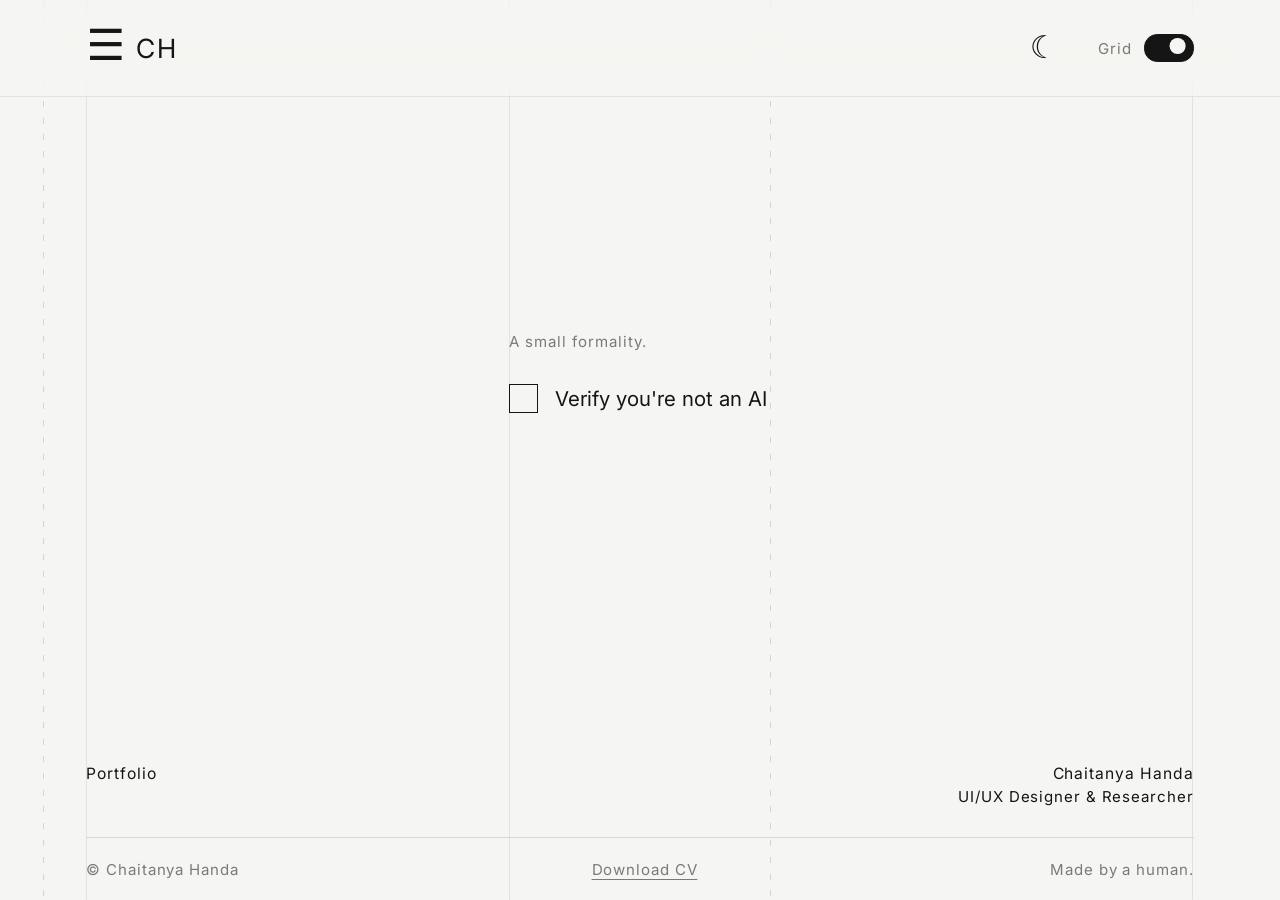
<file: index.html>
<!DOCTYPE html>
<html lang="en">

<head>
    <meta charset="utf-8">
    <title>Chaitanya Handa – UI/UX Designer &amp; Researcher</title>
    <meta name="viewport" content="width=device-width, initial-scale=1, viewport-fit=cover">
    <link rel="stylesheet" href="https://fonts.googleapis.com/css2?family=Inter:wght@400;500&display=swap">
    <link rel="stylesheet" href="css/main.css">
    <script>try { var t = localStorage.getItem("theme"); if (t) document.documentElement.setAttribute("data-theme", t); if (localStorage.getItem("grid") === "off") document.documentElement.classList.add("no-grid") } catch (e) { }</script>
    <link rel="stylesheet" href="css/visual-design.css">
    <link rel="stylesheet" href="css/grid.css">
</head>

<body>
    <div class="bar"><button id="openNav" aria-expanded="false" aria-controls="nav"><span class="burger"
                aria-hidden="true">☰</span><span>CH</span><span class="sr">Open menu</span></button><div class="ctl"><button id="themeToggle" type="button"></button><button id="gridToggle" type="button" role="switch" aria-checked="true" aria-label="Toggle grid"><span class="micro">Grid</span><span class="sw" aria-hidden="true"></span></button></div></div>
    <nav class="nav" id="nav" aria-label="Main" aria-hidden="true">
        <div class="top"><span class="micro">CH</span><button id="closeNav">Close ✕</button></div>
        <ol>
            <li><a href="#about"><small>01 –</small>About</a></li>
            <li><a href="#work"><small>02 –</small>UI/UX</a></li>
            <li><a href="#visual"><small>03 –</small>Visual Design</a></li>
            <li><a href="#experience"><small>04 –</small>Experience</a></li>
            <li><a href="#contact"><small>05 –</small>Contact</a></li>
        </ol>
    </nav>
    <div id="home">
        <header class="landing" id="top">
            <div></div>
            <div class="meta micro" style="color:var(--ink)">UI/UX Designer &amp; Researcher</div>
            <div class="center" style="grid-row:2;grid-column:1" id="vwrap">
                <span class="micro" style="display:block;margin-bottom:var(--s2)">A small formality.</span>
                <button class="verify" id="verify" role="checkbox" aria-checked="false"><span class="box"
                        aria-hidden="true"><svg viewBox="0 0 14 14">
                            <path d="M2 7.5l3.5 3.5L12 3" />
                        </svg></span><span id="vlab">Verify you're not an AI</span></button>
                <div class="reveal" aria-live="polite">
                    <p class="note">P.S. This portfolio was created by a human.</p>
                </div>
            </div>
            <div class="bottom" style="grid-row:3"><span>Portfolio</span><span>Chaitanya Handa</span></div>
        </header>
        <main id="main">
            <div class="gate" id="gate">
                <section class="about wrap" id="about" aria-labelledby="at">
                    <div class="hd rv"><span class="micro">01 – About</span></div>
                    <div class="main">
                        <h1 class="stmt rv" id="at">Designing for the space between people and systems.</h1>
                        <div class="txt rv">
                            <p>I’m Chaitanya, a UI/UX designer and researcher interested in how people understand, adapt
                                to, and sometimes resist the systems around them. My practice moves between observation,
                                structure, interaction, and visual communication.</p>
                        </div>
                        <figure class="abimg rv">
                            <div class="ph"><img src="assets/images/my-pic.png" alt="Chaitanya Handa" width="1594" height="1568" loading="lazy"></div>
                        </figure>
                        <p class="micro rv ps">P.S. Still figuring things out.<br>Deliberately.</p>
                    </div>
                    <div class="int rv"><span class="micro">Currently interested in</span>
                        <ul>
                            <li>Human behaviour and psychology</li>
                            <li>Design systems</li>
                            <li>UX writing</li>
                            <li>Research</li>
                            <li>Visual Communication</li>
                        </ul>
                    </div>
                </section>
                <section id="work" aria-labelledby="wt">
                    <div class="work-head rv"><span class="micro">02 – Work</span>
                        <h1 id="wt">Academic Projects</h1>
                        <p class="sub">Two studies in attention, access, and the systems people move through.</p>
                    </div>
                    <div id="list"></div>
                </section>
                <section class="vd" id="visual" aria-labelledby="vt">
                    <div class="work-head rv"><span class="micro">03 – Visual Design</span>
                        <h1 id="vt">Visual Design Projects</h1>
                        <p class="sub">Identity, visual systems and communication – explored through research, iteration and making.</p>
                    </div>
                    <ul class="vd-grid" id="vdlist"></ul>
                    <div class="vd-more rv"><p>More work, over on Behance.</p><a href="https://www.behance.net/chaitanya_handa" target="_blank" rel="noopener noreferrer">View Behance →</a></div>
                    <div class="vd-close rv"><h1>More than the final frame.</h1><p>Explore the thinking, experiments and decisions behind the work.</p></div>
                </section>
                <section class="exp wrap" id="experience" aria-labelledby="et">
                    <div class="rv"><span class="micro">04 – Experience</span>
                        <h1 id="et" style="margin-top:16px">Experience</h1>
                    </div>
                    <div class="row rv"><span class="micro y">01 · May – Jul 2026</span>
                        <div>
                            <h1>UI/UX Intern</h1>
                            <div class="co">Namekart</div>
                            <p>Designed end-to-end experiences for <a class="lnk" href="https://name.ai" target="_blank" rel="noopener noreferrer">Name.ai</a>’s public-facing platform and internal dashboard, from user flows and wireframes to interaction patterns for domain marketplace processes. The whole design was done in Figma and Claude: I built and maintained a scalable design system in Figma, and used Figma Make and Claude to design data-intensive dashboards and high-fidelity interfaces.</p>
                        </div>
                    </div>
                    <div class="row rv"><span class="micro y">02 · Mar – May 2026</span>
                        <div>
                            <h1>UI/UX Intern</h1>
                            <div class="co">Veins Studio</div>
                            <p>Balanced graphic and product design for multiple clients: brand identities, logos, typography, colour palettes, brand books and social assets, alongside user flows, wireframes and interface layouts focused on clarity and usability.</p>
                        </div>
                    </div>
                    <div class="row rv"><span class="micro y">03 · Aug 2024 – May 2025</span>
                        <div>
                            <h1>Communication Designer</h1>
                            <div class="co">Quaogni</div>
                            <p>Led brand identity design, including logo, colour and typography. Designed onboarding and sign-up journeys with the product manager, shaped the trading app’s landing platform and interface around usability and hierarchy, and created pitch decks, ads and marketing assets.</p>
                        </div>
                    </div>
                    <div class="row rv"><span class="micro y">04 · Sept 2023 – Mar 2024</span>
                        <div>
                            <h1>Graphic Designer</h1>
                            <div class="co">Roadzen Inc.</div>
                            <p>Defined visual identity and design systems for marketing, with a futuristic visual language across the platform. Iterated on colour, typography and illustration styles, and designed custom illustrations in Adobe Illustrator for the subsidiary brands.</p>
                            <a class="lnk" href="https://www.behance.net/gallery/200289477/Social-media-Designs-for-Roadzen" target="_blank" rel="noopener noreferrer">View social media designs on Behance ↗</a>
                        </div>
                    </div>
                </section>
                <section class="contact" id="contact" aria-labelledby="ct"><span class="micro rv">05 – Contact</span>
                    <h1 id="ct" class="rv">Let's talk over a good cup of idea.</h1>
                    <ul class="links rv">
                        <li><a href="https://www.linkedin.com/in/chaitanya-handa4569" target="_blank" rel="noopener">LinkedIn <span aria-hidden="true">↗</span></a></li>
                        <li><a href="https://www.behance.net/chaitanya_handa" target="_blank" rel="noopener">Behance <span aria-hidden="true">↗</span></a></li>
                        <li><a href="mailto:chaitanyahanda4569@gmail.com">Email <span aria-hidden="true">↗</span></a></li>
                    </ul>
                </section>
            </div>
        </main>
        <footer class="micro"><span>© Chaitanya Handa</span><a href="assets/Chaitanya%20Handa%20Resume.pdf" target="_blank" rel="noopener noreferrer" style="text-decoration:underline;text-underline-offset:3px">Download CV</a><span>Made by a human.</span></footer>
    </div>
    <div id="page"></div>
    <script>var IM = { "s224": "assets/images/saanjh-imagery/image%2038.png", "s000": "assets/images/saanjh-imagery/image%2038.png", "b006": "assets/images/saanjh-imagery/image%2038.png", "s048": "assets/images/saanjh-imagery/image%2038.png", "s108": "assets/images/saanjh-imagery/image%2038.png", "s258": "assets/images/saanjh-imagery/image%2038.png", "b012": "assets/images/saanjh-imagery/image%2038.png", "s014": "assets/images/saanjh-imagery/image%2038.png", "b238": "assets/images/saanjh-imagery/image%2038.png", "s042": "assets/images/saanjh-imagery/image%2038.png", "b246": "assets/images/saanjh-imagery/image%2038.png", "s134": "assets/images/saanjh-imagery/image%2038.png", "s144": "assets/images/saanjh-imagery/image%2038.png", "b254": "assets/images/saanjh-imagery/image%2038.png", "s140": "assets/images/saanjh-imagery/image%2038.png", "b242": "assets/images/saanjh-imagery/image%2038.png", "s004": "assets/images/saanjh-imagery/image%2038.png", "s040": "assets/images/saanjh-imagery/image%2038.png", "s024": "assets/images/saanjh-imagery/image%2038.png", "b152": "assets/images/saanjh-imagery/image%2038.png", "b184": "assets/images/saanjh-imagery/image%2038.png", "s110": "assets/images/saanjh-imagery/image%2038.png", "b148": "assets/images/saanjh-imagery/image%2038.png", "s198": "assets/images/saanjh-imagery/image%2038.png", "b268": "assets/images/saanjh-imagery/image%2038.png", "s204": "assets/images/saanjh-imagery/image%2038.png", "b000": "assets/images/saanjh-imagery/image%2038.png" };
        var CS = {
            saanjh: {
                n: "01", t: "Saanjh", d: "A compassionate service that helps families navigate loss and last rites.", y: "2026", role: "UI/UX Designer & Researcher", disc: "Human Centred Design, Service Design, Culturally Intelligent AI, Family First Approach", cover: "assets/images/saanjh/saanjh cover.png", thumb: "assets/images/saanjh/saanjh cover1.png", tar: "824/653", url: "https://www.behance.net/gallery/249769229/Saanjh", tryUrl: "saanjh_cm_portal-3.html", ar: "16/9", sec: [
                    ["Context", "Because no one should have to navigate loss alone.", ["In India, the loss of a loved one leads families into the necessary duties of arranging last rites, obtaining death certificates, filing insurance claims, settling hospital bills, and managing complex paperwork, all while honouring religious and cultural rituals.", "Instead of the quiet space they need to grieve, they often become consumed by these time-sensitive tasks and fragmented systems."], []],
                    ["The question", "How can service design thoughtfully intervene?", ["This project explores how service design, through human-centred systems, accessible experiences, and compassionate design, can bridge the existing gaps so families can fulfil their responsibilities with greater ease and find the emotional space they need to mourn with dignity."], []],
                    ["Research", "Understanding the post-loss ecosystem", ["The period right after a death is emotionally overwhelming and operationally complex. Families face time-sensitive decisions, administrative formalities, and cultural rituals within a very short window. In India this is amplified by diverse religious practices, fragmented service providers, and limited centralised support.", "I first mapped the steps families typically take:", ["Immediate medical confirmation", "Arranging transportation", "Obtaining the death certificate", "Settling immediate expenses", "Coordinating services and rituals", "Informing institutions", "Legal and administrative formalities", "Post-ritual and emotional aftermath"], "I then looked at what people share online. Many turn to the internet simply asking what to do next, and the experiences also show the added difficulty for NRIs and people managing everything from a distance.", "Primary research was conducted with people who had recently experienced loss, and with frontline workers who regularly interact with such families."], [["seq", ["assets/images/saanjh/research findings1.png", "assets/images/saanjh/research findings 2.png", "assets/images/saanjh/research findings3.png", "assets/images/saanjh/research findings4.png", "assets/images/saanjh/research findings5.png", "assets/images/saanjh/research findings6.png", "assets/images/saanjh/research findings7.png", "assets/images/saanjh/research finding8.png"], "What families were asking online"]]],
                    ["What I found", "Responsibilities arrive before grief has room.", ["One persona, Gurpreet Singh, anchors the findings. When he lost his mother, there was no time to pause, only responsibilities to carry forward. Unclear processes and constant advice from relatives added to the confusion.", "His pain points:", ["No clear or centralised source of information", "Repetitive, time-consuming paperwork", "Financial and emotional strain caused by delays", "Lack of empathy and sensitivity in systems and processes"], "BQ:Losing a loved one is difficult - managing what follows makes it harder.", "Families are left dealing with multiple systems, unclear processes, and constant decisions. Grief is interrupted by responsibilities that demand clarity, time, and emotional strength."], [["s", ["assets/images/saanjh/saanjh user personna.png"], "Gurpreet Singh, persona"]]],
                    ["Design direction", "One person, one point of contact.", ["Saanjh combines human assistance with guided digital support. Each family is assigned a dedicated case manager, a single point of contact through the process, so they are not required to manage multiple interactions or follow up across offices.", "The service works in three layers:", ["Digital guidance: a unified app and dashboard with step-by-step guidance, checklists, and real-time tracking.", "On-ground assistance: field support for office visits, government paperwork, and hospital or cremation coordination.", "Human support: a case manager offering context-aware coordination and emotional reassurance."], "Because use cases, timelines, and emotional contexts differ, a fixed journey was impractical. The service is described through multiple service blueprints instead."], []],
                    ["Exploration", "Empathy-led, then iterated.", ["The process was empathy-led service design: grief-informed research, journey mapping, then rapid sketching, wireframing, and prototyping, moving from low to mid to high fidelity, to keep the experience clear, caring, and trustworthy."], []],
                    ["Final design", "The app, and the dashboard behind it.", ["Accessible UI flows for families, designed to reduce confusion and decision fatigue.", "A separate case manager dashboard was prepared with Claude to visualise task handling, case coordination, and support operations."], [["car", ["assets/images/saanjh3/home.jpeg", "assets/images/saanjh3/tell us your situation.jpeg", "assets/images/saanjh3/checklist.jpeg", "assets/images/saanjh3/chat.jpeg", "assets/images/saanjh3/journey complete.jpeg"], ["Home: your journey and your case manager", "Tell us about your situation", "Checklist", "Chat with your case manager", "Journey complete"]]]],
                    ["Reflection", "What changed in how I saw the problem.", ["I began by thinking about paperwork. The research kept pointing somewhere else: what the system really takes from a family is the time and space to grieve. That moved the question from how to finish tasks faster to how to carry them alongside the family.", "A fixed journey could not hold different cultures, timelines, and emotional contexts, which is why the service is shown through blueprints rather than one flow.", "Next, I would explore how the case manager's tone and timing hold up with families and frontline workers, and how regional rituals can be captured with the care they deserve."], []]]
            },
            biwavo: {
                n: "02", t: "Biwavo", d: "A simple app to organise bills, warranties, and reminders.", y: "2025", role: "UI/UX Designer & Researcher", disc: "UI/UX Case Study, Mobile App", cover: "assets/images/biwavo/biwavo cover.jpg", thumb: "assets/images/visual-design/biwavo-cover.jpg", tar: "4961/3508", url: "https://www.behance.net/gallery/239943141/BIWAVO-A-UIUX-Case-Study", ar: "4/5", sec: [
                    ["Context", "Households don't lack bills. They lack a reliable system to find them.", ["People dig through WhatsApp chats, crowded inboxes, and drawers of paper bills. A lost paper often means a lost warranty claim, and vouchers expire before anyone remembers to use them.", "Bills get scattered, deleted, or misplaced, which makes warranty claims, service calls, and returns stressful."], []],
                    ["The question", "How might we make storing and finding bills as simple as a click?", ["Related questions I explored:", ["How might we create a shared space for families to manage bills together?", "How might we auto-detect and sort receipts?", "How might we simplify warranty tracking?", "How might we help elders save and find bills easily?"]], []],
                    ["Research", "Secondary research, interviews, and a survey.", ["Three pain points kept returning: bills stored across multiple apps and formats, no easy way to track warranty or expiry timelines, and the frustration of realising too late.", "I compared how existing apps handle receipts and warranties (Paperbank, VouchWise, Receipt Scanner and others) and looked at OCR, SMS and email extraction, and manual uploads. Most solutions focus narrowly on storage and rely heavily on user input.", "Qualitative interviews were held with users across age groups, and a survey of 25 participants looked at where people find bills and who keeps them at home."], [["w", ["assets/images/biwavo/research finding.png"], "Survey of 25 participants: lost bills, missed deadlines, saving photos"]]],
                    ["What I found", "Bills are scattered, and parents still hold the paper.", ["Bills are scattered across multiple apps: most people rely on WhatsApp, the gallery, or email to find receipts.", "Parents still handle most warranty storage, which points to low awareness of digital alternatives.", "Electronics and appliances matter most, where warranty claims count.", "Two personas shaped the work: Mamta Gupta, 47, a homemaker who is not very tech-savvy, and Deevanshu Kumar, 24, a working professional who is highly tech-savvy but struggles to retrieve receipts."], []],
                    ["Design direction", "Help with the habits people already have.", ["People aren't looking for a new habit. They're looking for help with the habits they already have. Instead of reinventing the process, the opportunity was a system that fits existing routines, automates organisation, and reduces effort, built on three layers: familiarity, intelligence, and empathy.", "The goal: transform document chaos into calm order."], []],
                    ["Exploration", "From sketches to a shared vocabulary.", ["Initial features included Smart Scan with OCR, manual add and upload, shared groups, reminders, search and categorisation, share-to-app from WhatsApp or email, cloud backup, and a dashboard. Journeys were turned into wireframes, then a cohesive design system (Urbanist, with a purple palette)."], [["w", ["assets/images/biwavo/low fi wirefraames biwavo.png"], "Early sketches and low-fidelity wireframes"]]],
                    ["Final design", "Add it any way you like. Find it instantly.", ["Camera, voice, files, or manual entry. AI reads the bill and fills in the details. Groups share bills with family. Search and filters surface what you need, and warranty and voucher views separate active, expiring soon, and expired items."], [["w", ["assets/images/biwavo/interface.png"], "Home, sort and filter, and voice search"], ["w", ["assets/images/biwavo/interface 2.png"], "Add items effortlessly"], ["w", ["assets/images/biwavo/interface 3.png"], "Let AI handle the details"]]],
                    ["Reflection", "Less new habit, more help with old ones.", ["The most useful shift was seeing that the problem was never a shortage of bills but a shortage of a system to find them. Designing around WhatsApp, the gallery, and shared family habits mattered more than adding one more place to store things.", "Existing apps lean on manual effort, so this design leans on scanning, voice, and sharing to keep effort low for younger and older users alike.", "Next, I would explore how automatic capture from messages can be offered without the privacy concerns that SMS and email access raise, and how reminders can stay helpful rather than noisy."], [["w", ["assets/images/biwavo/ending of case study.png"], "Bills, warranties, vouchers"]]]]
            }
        };
        var P = [CS.saanjh, CS.biwavo]; P[0].slug = "saanjh"; P[1].slug = "biwavo";
        var $ = function (s, r) { return (r || document).querySelector(s) };
        function img(id, alt, ex) { if (!id) return ''; return '<img src="' + (IM[id] || encodeURI(id)) + '" alt="' + alt + '" ' + (ex || 'loading="lazy"') + '>' }
        $("#list").innerHTML = P.map(function (p, i) { return '<a class="proj ' + (i ? 'b' : 'a') + ' rv" href="#/projects/' + p.slug + '" aria-label="Open the ' + p.t + ' case study"><div class="pi" style="--ar:' + (p.tar || (i ? '948/620' : '16/10')) + '">' + img(p.thumb || p.cover, p.t + ' cover') + '</div><div class="info"><span class="pnum">' + p.n + '</span><h1>' + p.t + '</h1><p class="s">' + p.d + '</p><div class="tags aa"><span>' + p.role + '</span><span>' + p.y + '</span></div></div></a>' }).join("");
        document.querySelectorAll("img[data-im]").forEach(function (e) { e.src = IM[e.dataset.im] });
        var home = document.documentElement, vb = $("#verify"), vw = $("#vwrap"), land = $("#top"), did = false;
        function skip() { did = true; home.classList.add("verified"); land.classList.add("gone"); obs() }
        function jump(a) {
            var stop = false, off = function () { stop = true }, go = function () { if (!stop) a.scrollIntoView({ behavior: "instant", block: "start" }) };
            ["wheel", "touchstart", "keydown", "mousedown"].forEach(function (ev) { window.addEventListener(ev, off, { once: true, passive: true }) });
            go(); document.querySelectorAll("#work img, #visual img").forEach(function (im) { if (!im.complete) im.addEventListener("load", go, { once: true }) });
            setTimeout(function () { stop = true }, 2500)
        }
        function enter(t) {
            did = true; vb.setAttribute("aria-checked", "true"); vw.classList.add("done"); $("#vlab").textContent = "Verified";
            try { sessionStorage.setItem("ch_in", "1") } catch (x) { }
            setTimeout(function () { land.classList.add("fade"); home.classList.add("verified"); obs() }, t ? 0 : 1300);
            setTimeout(function () { land.classList.add("gone"); var a = $(t || "#about"); if (a) jump(a); obs() }, t ? 500 : 2000)
        }
        function verify() { if (!did) enter() }
        vb.addEventListener("click", verify);
        vb.addEventListener("keydown", function (e) { if (e.key === " " || e.key === "Enter") { e.preventDefault(); verify() } });
        try { if (sessionStorage.getItem("ch_in")) skip() } catch (x) { }
        var io; function obs() {
            if (!("IntersectionObserver" in window)) { document.querySelectorAll(".rv").forEach(function (e) { e.classList.add("in") }); return }
            io = io || new IntersectionObserver(function (es) { es.forEach(function (e) { if (e.isIntersecting) { e.target.classList.add("in"); io.unobserve(e.target) } }) }, { rootMargin: "0px 0px -8% 0px" });
            document.querySelectorAll(".rv:not(.in)").forEach(function (e) { io.observe(e) })
        }
        var nav = $("#nav"), on = $("#openNav");
        function openN() { nav.classList.add("open"); nav.setAttribute("aria-hidden", "false"); on.setAttribute("aria-expanded", "true"); $("#closeNav").focus() }
        function closeN() { nav.classList.remove("open"); nav.setAttribute("aria-hidden", "true"); on.setAttribute("aria-expanded", "false"); on.focus() }
        on.onclick = openN; $("#closeNav").onclick = closeN;
        var tt = $("#themeToggle"), root = document.documentElement;
        function isDark() { var t = root.getAttribute("data-theme"); return t ? t === "dark" : matchMedia("(prefers-color-scheme:dark)").matches }
        function paintTheme() { tt.textContent = isDark() ? "☀" : "☾"; tt.setAttribute("aria-label", isDark() ? "Switch to light mode" : "Switch to dark mode") }
        tt.onclick = function () { var n = isDark() ? "light" : "dark"; root.setAttribute("data-theme", n); try { localStorage.setItem("theme", n) } catch (e) { } paintTheme() };
        paintTheme();
        var gt = $("#gridToggle");
        function paintGrid() { var on = !root.classList.contains("no-grid"); gt.setAttribute("aria-checked", on) }
        gt.onclick = function () { root.classList.toggle("no-grid"); try { localStorage.setItem("grid", root.classList.contains("no-grid") ? "off" : "on") } catch (e) { } paintGrid() };
        paintGrid();
        document.addEventListener("keydown", function (e) { if (e.key === "Escape" && nav.classList.contains("open")) closeN() });
        nav.querySelectorAll("a").forEach(function (a) {
            a.addEventListener("click", function (e) {
                var id = a.getAttribute("href");
                if (!did) { e.preventDefault(); closeN(); enter(id); return }
                if (home.classList.contains("is-page")) { e.preventDefault(); location.hash = ""; setTimeout(function () { $(id).scrollIntoView() }, 60) }
                closeN()
            })
        });
        function fig(f) {
            var k = f[0], ids = f[1], c = f[2];
            if (k == "trio" || k == "duo") return '<figure class="fig rv" style="grid-column:1/-1"><div class="' + k + '">' + ids.map(function (d, j) { return '<figure>' + img(d, c[j]) + '<figcaption class="micro">' + c[j] + '</figcaption></figure>' }).join("") + '</div></figure>';
            if (k == "seq") return '<figure class="fig seq rv" style="grid-column:1/-1"><div class="seq-stack">' + ids.map(function (d, j) { return '<div class="seq-item">' + img(d, c + ", " + (j + 1)) + '</div>' }).join("") + '</div><figcaption class="micro">' + c + '</figcaption></figure>';
            if (k == "car") return '<figure class="fig car rv" style="grid-column:1/-1"><div class="car-track" aria-label="App screens, drag to browse">' + ids.map(function (d, j) { return '<figure class="car-slide' + (j == 1 ? ' on' : '') + '"><div class="zw">' + img(d, c[j]) + '</div><figcaption class="micro">' + c[j] + '</figcaption></figure>' }).join("") + '</div></figure>';
            return '<figure class="fig ' + k + ' rv">' + img(ids[0], c) + '<figcaption class="micro">' + c + '</figcaption></figure>'
        }
        function body(x) { return x.map(function (p) { if (Array.isArray(p)) return '<ul>' + p.map(function (l) { return '<li>' + l + '</li>' }).join("") + '</ul>'; if (p.indexOf("BQ:") == 0) return '<blockquote>' + p.slice(3) + '</blockquote>'; return '<p>' + p + '</p>' }).join("") }
        function initSeq() {
            var wide = [[0, 2, 36], [32, 36, 36], [64, 0, 36], [10, 60, 36]],
                tall = [[0, 3, 48], [52, 3, 48], [0, 52, 48], [52, 52, 48]];
            document.querySelectorAll(".seq-stack").forEach(function (st) {
                var it = [].slice.call(st.children), b = 0, per = 4, still = matchMedia("(prefers-reduced-motion:reduce)").matches;
                function show() {
                    var sl = matchMedia("(min-width:768px)").matches ? wide : tall;
                    st.classList.remove("bye");
                    for (var k = 0; k < per; k++) {
                        var e = it[(b * per + k) % it.length], p = sl[k];
                        e.style.cssText = "left:" + p[0] + "%;top:" + p[1] + "%;width:" + p[2] + "%;--cy:" + "0%" + ";--d:" + (k * .14) + "s";
                        e.classList.add("on")
                    }
                    b = (b + 1) % Math.ceil(it.length / per)
                }
                function hide() { st.classList.add("bye"); it.forEach(function (e) { e.classList.remove("on") }) }
                if (still) { show(); return }
                var on = false, t = 0;
                var tm = setInterval(function () {
                    if (!st.isConnected) { clearInterval(tm); return }
                    var r = st.getBoundingClientRect(); if (r.bottom < 0 || r.top > innerHeight) return;
                    t++;
                    if (!on) { show(); on = true; t = 0 }
                    else if (t >= 7) { hide(); on = false; t = -1 }
                }, 500)
            })
        }
        function initCar() {
            var cur = document.querySelector(".car-cur");
            if (!cur) { cur = document.createElement("div"); cur.className = "car-cur micro"; cur.textContent = "Drag"; document.body.appendChild(cur) }
            cur.classList.remove("show");
            document.querySelectorAll(".car-track").forEach(function (tr) {
                var sl = [].slice.call(tr.children), down = false, x0 = 0, s0 = 0, moved = 0;
                function on(el) { sl.forEach(function (q) { q.classList.toggle("on", q == el) }) }
                function center(el) { tr.scrollTo({ left: el.offsetLeft - (tr.clientWidth - el.offsetWidth) / 2, behavior: "smooth" }) }
                function nearest() { var m = tr.scrollLeft + tr.clientWidth / 2, b = sl[0], d = 1e9; sl.forEach(function (q) { var e = Math.abs(q.offsetLeft + q.offsetWidth / 2 - m); if (e < d) { d = e; b = q } }); return b }
                tr.addEventListener("mouseenter", function () { cur.classList.add("show") });
                tr.addEventListener("mouseleave", function () { cur.classList.remove("show"); down = false; cur.classList.remove("drag") });
                tr.addEventListener("mousemove", function (e) {
                    cur.style.transform = "translate3d(" + e.clientX + "px," + e.clientY + "px,0) scale(1)";
                    if (down) { moved += Math.abs(e.movementX); tr.scrollLeft = s0 - (e.clientX - x0); return }
                    var t = e.target.closest ? e.target.closest(".car-slide") : null; if (t) on(t)
                });
                tr.addEventListener("mousedown", function (e) { down = true; moved = 0; x0 = e.clientX; s0 = tr.scrollLeft; tr.style.scrollSnapType = "none"; cur.classList.add("drag"); cur.textContent = "" });
                window.addEventListener("mouseup", function () { if (!down) return; down = false; cur.classList.remove("drag"); cur.textContent = "Drag"; tr.style.scrollSnapType = ""; var n = nearest(); on(n); center(n) });
                tr.addEventListener("click", function (e) { var t = e.target.closest(".car-slide"); if (t && moved < 5) { on(t); center(t) } });
                tr.addEventListener("scroll", function () { if (!down && matchMedia("(max-width:767px)").matches) on(nearest()) }, { passive: true });
                var hov = false, idx = 1, still = matchMedia("(prefers-reduced-motion:reduce)").matches;
                tr.addEventListener("mouseenter", function () { hov = true });
                tr.addEventListener("mouseleave", function () { hov = false });
                tr.addEventListener("touchstart", function () { hov = true }, { passive: true });
                tr.addEventListener("touchend", function () { setTimeout(function () { hov = false }, 3000) }, { passive: true });
                if (matchMedia("(max-width:767px)").matches) setTimeout(function () { center(sl[1]) }, 50);
                if (!still) var tm = setInterval(function () {
                    if (!tr.isConnected) { clearInterval(tm); return }
                    if (hov || down) return;
                    idx = (sl.indexOf(tr.querySelector(".on")) + 1) % sl.length; on(sl[idx]); center(sl[idx])
                }, 3000)
            })
        }
        function render(slug) {
            var p = P.filter(function (q) { return q.slug == slug })[0]; if (!p) return false; var nx = P[p.slug == "saanjh" ? 1 : 0];
            var h = '<article class="cs cs-' + p.slug + '"><a class="back micro" href="#work">← Work</a><div class="micro">' + p.n + '</div><h1>' + p.t + '</h1><p class="lede">' + p.d + '</p><a class="micro" style="display:inline-block;margin-top:var(--s1);color:var(--grey);text-decoration:underline;text-underline-offset:3px" href="' + p.url + '" target="_blank" rel="noopener noreferrer">View full case study on Behance ↗</a>' + (p.tryUrl ? '<a class="micro" style="display:inline-block;margin:var(--s1) 0 0 16px;color:var(--grey);text-decoration:underline;text-underline-offset:3px" href="' + p.tryUrl + '" target="_blank" rel="noopener">See how case manager works ↗</a>' : '') + '<div class="facts micro"><div><span>Year</span><b>' + p.y + '</b></div><div><span>Role</span><b>' + p.role + '</b></div><div style="grid-column:span 2"><span>Category</span><b>' + p.disc + '</b></div></div>' + (p.cover ? '<div class="cover">' + img(p.cover, p.t + ' cover', '') + '</div>' : '');
            p.sec.forEach(function (s, k) { h += '<section class="sec"><span class="micro lab rv">' + String(k + 1).padStart(2, "0") + ' – ' + s[0] + '</span><div class="body rv">' + (s[1] ? '<h1>' + s[1] + '</h1>' : '') + body(s[2]) + '</div>' + s[3].map(fig).join("") + '</section>' });
            h += '</article><div class="pnav"><span class="micro">View full case study at</span><a href="' + p.url + '" target="_blank" rel="noopener noreferrer">Behance →</a></div><div class="pnav" style="padding-top:0"><span class="micro">Next project</span><a href="#/projects/' + nx.slug + '">' + nx.n + ' – ' + nx.t + ' →</a></div><footer class="micro"><span>© Chaitanya Handa</span><a href="assets/Chaitanya%20Handa%20Resume.pdf" target="_blank" rel="noopener noreferrer" style="text-decoration:underline;text-underline-offset:3px">Download CV</a><span>Made by a human.</span></footer>';
            $("#page").innerHTML = h; document.title = p.t + " – Chaitanya Handa"; initCar(); initSeq(); return true
        }
        var VDIM = { "c-client.jpg": [1200, 1600], "c-card.png": [1600, 813], "c-logo.png": [1200, 1200], "c-sketch.png": [1600, 1136], "g-illus.png": [1600, 470], "q-mark.png": [1800, 960], "q-sketch.png": [1400, 1029], "q-stat.png": [1800, 1010], "c-cover.jpg": [1600, 1106], "c-desk.jpg": [1050, 1400], "c-inside.jpg": [1050, 1400], "c-print.jpg": [1200, 1600], "g-mug1.jpg": [1400, 956], "g-mug2.jpg": [1400, 1039], "g-mug3.jpg": [1800, 1197], "q-brand.jpg": [1800, 1001], "q-sign.jpg": [1800, 1016], "q-social.jpg": [1800, 897] };
        var BEH = "https://www.behance.net/chaitanya_handa";
        var VD = [
            {
                slug: "commyounity", t: "Commyounity", cat: "Logo Design · Print Design", d: "A psychology-led journaling identity shaped through reflection and exploration.", thumb: "c-cover.jpg", hero: ["c-cover.jpg", "Commyounity journal cover held in two hands, showing a line illustration of a hand writing beside a cup, with the wordmark at the bottom"],
                sec: [
                    ["Context", "Psychology, journaling and self-reflection.", ["Commyounity is a journaling community founded by a psychologist, bringing together journaling, psychology and self-reflection."], null],
                    ["Brief", "A warm, thoughtful identity.", ["The brief was to create a logo that could communicate this connection while establishing a warm, thoughtful identity for the brand’s first set of physical and visual touchpoints."], null],
                    ["Exploration", "Exploring the idea", ["<span class=\"sup\">Early sketches allowed different relationships between psychology, journaling and self-reflection to emerge before narrowing the direction.</span>", "I explored the relationship between psychology, journaling and self-reflection to establish the visual direction."],
                        [{ t: "gal", cls: "c2", items: [["c-sketch.png", "Pen sketches across two notebook pages: wordmark lettering, the letters C, Y and U, and a psychology symbol redrawn as curved leaf shapes", "Raw sketches, left as they were drawn", "full"]] }]],
                    ["Development", "Beyond an isolated mark.", ["Rather than treating the logo as an isolated mark, I considered how the identity could extend into objects that form part of the journaling experience. This led to a visual system that feels personal, reflective and approachable."], null],
                    ["Final outcome", "From mark to system", ["The final direction became more than a logo – it established a visual language that could move naturally across the brand’s first physical and editorial touchpoints."],
                        [{ t: "gal", cls: "c2", items: [["c-logo.png", "Commyounity logo: two curved leaf shapes forming a U above the lowercase wordmark", "The logo", "w2"]] }]],
                    ["Applications", "In the hand, on the table.", [],
                        [{ t: "gal", cls: "c2", items: [["c-card.png", "Commyounity business card in blue on a wooden block with a leaf", "Business card", "An early physical touchpoint for the identity.", "full"], ["c-cover.jpg", "Hardcover Commyounity notebook held in two hands", "Cover design", "Extending the identity into an editorial format."], ["c-inside.jpg", "Open Commyounity notebook with a ‘for you’ page beside a laptop and a vase", "Notebook", "Bringing the visual language into the journaling experience."], ["c-client.jpg", "A person in a bookshop café writing in an open Commyounity notebook beside a slice of cake", "", ""], ["c-print.jpg", "Commyounity notebook on a café table next to a slice of cake and glasses", "", ""], ["c-desk.jpg", "Commyounity notebook on a round table with two pens, a vase and a drink", "", ""]] }]],
                    ["Closing", "", [], [{ t: "quote", x: "The identity was designed to feel thoughtful without becoming clinical – creating space for both psychology and personal reflection." }]]
                ],
                cta: [["View full case study →", "https://www.behance.net/gallery/216416901/Commyounity-Branding", "ext"]]
            },
            {
                slug: "qouagni", t: "Qouagni", cat: "Brand Identity", d: "A visual identity system explored across presentations, stationery and social media.", thumb: "q-mark.png", hero: ["q-mark.png", "Qouagni Qi logo mark in purple with a red dot, inside concentric gradient rings on a dark background"],
                sec: [
                    ["Context", "A system, not a standalone logo.", ["Qouagni was approached as a broader identity system rather than a standalone logo. The work explored how the brand could maintain a recognisable visual language while adapting across presentation decks, stationery and social communication."], null],
                    ["Scope", "Work done", [["Pitch decks", "Logo design", "Stationery", "Social media"]], null],
                    ["Exploration", "Building the identity system", ["<span class=\"sup\">The exploration focused on creating a visual language flexible enough to work across both structured brand communication and more immediate social formats.</span>"],
                        [{ t: "gal", cls: "c2", items: [["q-sketch.png", "Pen sketches of logo ideas: square frames with cursor arrows, circular marks and a Q beside a lowercase i", "Early logo sketches", "full"]] }]],
                    ["Development", "Identity", ["I built the identity around the idea of making the future of AI feel accessible rather than overly technical. The visual system combines bold typography, a futuristic colour palette, high-contrast compositions, and flexible graphic elements to create a distinctive language that could adapt across digital experiences, marketing assets, presentations, and social media."],
                        null],
                    ["Final outcome", "The wordmark", [],
                        [{ t: "gal", cls: "c2", items: [["q-sign.jpg", "Quaogni wordmark in purple lettering on a dark building facade, in black and white", "The wordmark in context", "full"]] }]],
                    ["Applications", "One language, several surfaces.", [],
                        [{ t: "stage", x: "Physical touchpoints" }, { t: "gal", cls: "c2", items: [["q-stat.png", "Qi brand stationery on a black background: business card, ID badge, contact card, USB drive, envelope, letterhead and pen", "Stationery", "", "full"]] },
                        { t: "stage", x: "Digital expression" }, { t: "gal", cls: "c2", items: [["q-social.jpg", "Three purple and red social media cards with Qi logo and headlines such as Faster. Smarter. Limitless.", "Social media", "", "full"], ["q-brand.jpg", "Brand merchandise: t-shirts, a smartwatch, a coffee cup and a laptop showing Qi branding", "Brand merchandise", "", "full"]] }]]
                ],
                cta: [["View full case study →", "https://www.behance.net/gallery/220736189/Quaogni", "ext"]]
            },
            {
                slug: "good-insurance", t: "Good Insurance", cat: "Illustration · Social Media · Brand Merchandise", d: "Visual communication built around movement, energy and everyday brand moments.", thumb: "g-mug1.jpg", hero: ["g-mug1.jpg", "White mug under an espresso machine, printed with the line ‘Have a good day’ above a line-art city skyline"],
                sec: [
                    ["Context", "Movement, energy and vitality.", ["Good Insurance’s communication focused on vehicle insurance, with a visual direction built around movement, energy and vitality."], null],
                    ["Role", "Illustration across touchpoints.", ["My role centred on creating custom illustrations for festive social campaigns, event standees and corporate gifting, including branded mugs."], null],
                    ["Exploration", "Two directions, one brief", ["<span class=\"sup\">I explored two visual directions for the communication before defining the final approach.</span>"],
                        [{
                            t: "dir", cols: [
                                { h: "Concept 1", p: "A more corporate direction built around the monogram as the primary visual element – structured, recognisable and brand-forward.", items: [["g-mug3.jpg", "Mug printed with the blue and orange monogram and the line Have a Good Day", "Concept 1"]] },
                                { h: "Concept 2", p: "A more expressive route using illustration and a clear verbal idea to create a lighter, more energetic communication style.", items: [["g-illus.png", "Line illustration of a city skyline and a van with a shield and tick", "Concept 2 – illustration"], ["g-mug1.jpg", "Mug printed with Have a good day above an illustrated skyline", "Concept 2 – tagline"]] }]
                        }]],
                    ["Development", "Illustration as the primary language.", ["I used illustration as the primary visual language, creating custom artwork that could adapt across different brand touchpoints.", "The illustrations were developed with the context of each application in mind – from expressive festive content and event standees to smaller formats like branded mugs – while keeping the overall visual language cohesive and recognisable."], null],
                    ["Applications", "From campaign to object", [],
                        [{ t: "gal", cls: "c2", items: [["g-mug2.jpg", "Mug printed with a line-art van, shield and clouds", "Corporate gifting", "Translating the visual language onto a smaller branded object.", "full"]] }]]
                ],
                cta: [["View more on Behance →", "https://www.behance.net/gallery/199739089/Corporate-mug-design", "ext"], ["Instagram →", "https://www.instagram.com/goodinsurancein", "ext"]]
            }
        ];
        function vimg(k, alt, eager) { var d = VDIM[k] || []; return '<img src="assets/images/visual-design/' + k + '" alt="' + alt.replace(/"/g, "&quot;") + '"' + (d[0] ? ' width="' + d[0] + '" height="' + d[1] + '"' : '') + (eager ? ' fetchpriority="high"' : ' loading="lazy"') + ' decoding="async">' }
        function vfig(it, cls) { var c = (it[2] || "") + (it[3] ? (it[2] ? " – " : "") + it[3] : ""); return '<figure class="' + (cls || "") + ' rv"><div class="zoom">' + vimg(it[0], it[1]) + '</div>' + (c ? '<figcaption class="micro">' + c + '</figcaption>' : '') + '</figure>' }
        function vblock(b) {
            if (b.t == "stage") return '<div class="gal c2"><div class="st"><span class="micro">' + b.x + '</span></div></div>';
            if (b.t == "quote") return '<p class="quote rv" style="margin-top:var(--s4)">' + b.x + '</p>';
            if (b.t == "strip") return '<div class="strip" tabindex="0" role="region" aria-label="' + b.label + ' – scroll sideways">' + b.items.map(function (it) { return vfig(it) }).join("") + '</div>';
            if (b.t == "dir") return '<div class="dir">' + b.cols.map(function (c) { return '<div class="col rv"><h1>' + c.h + '</h1><p>' + c.p + '</p><div class="gal">' + c.items.map(function (it) { return vfig(it) }).join("") + '</div></div>' }).join("") + '</div>';
            return '<div class="gal ' + b.cls + '">' + b.items.map(function (it, i) { var m = it.length > 4 ? it[4] : (it[3] === "full" || it[3] === "w2" ? it[3] : ""); if (it[3] === "full" || it[3] === "w2") it = [it[0], it[1], it[2], ""]; return vfig(it, (m == "full" ? "full" : m == "w2" ? "w2" : "")) }).join("") + '</div>'
        }
        var vio;
        function renderVD(slug) {
            var i = VD.findIndex(function (q) { return q.slug == slug }); if (i < 0) return false; var p = VD[i], nx = VD[(i + 1) % VD.length];
            var h = '<article class="cs vd-pg"><a class="back micro" href="#visual">← All projects</a><div class="micro">' + p.cat + '</div><h1>' + p.t + '</h1><p class="lede">' + p.d + '</p><div class="hero rv">' + vimg(p.hero[0], p.hero[1], true) + '</div>';
            p.sec.forEach(function (s, k) {
                var paras = s[2].map(function (x) { if (Array.isArray(x)) return '<ul>' + x.map(function (l) { return '<li>' + l + '</li>' }).join("") + '</ul>'; return '<p>' + x + '</p>' }).join("");
                h += '<section class="sec" data-lab="' + String(k + 2).padStart(2, "0") + ' – ' + s[0] + '"><span class="micro lab rv">' + String(k + 2).padStart(2, "0") + ' – ' + s[0] + '</span>' + ((s[1] || paras) ? '<div class="body rv">' + (s[1] ? '<h1>' + s[1] + '</h1>' : '') + paras + '</div>' : '') + (s[3] ? s[3].map(vblock).join("") : '') + '</section>'
            });
            var n = p.sec.length + 2;
            h += (p.cta.length ? '<section class="cta" data-lab="' + String(n).padStart(2, "0") + ' – Next"><span class="micro lab rv" style="display:block;margin-bottom:var(--s2)">' + String(n).padStart(2, "0") + ' – Next</span>' + p.cta.map(function (c) { return '<a href="' + c[1].replace(/ /g, "%20") + '"' + (c[2] == "download" ? ' download="Kalarpan Case Study.pdf"' : ' target="_blank" rel="noopener noreferrer"') + '>' + c[0] + '</a>' }).join("") + '</section>' : '') + '</article>';
            h += '<div class="pnav"><span class="micro">Next project</span><a href="#/visual/' + nx.slug + '">' + nx.t + ' →</a></div><div class="pnav" style="padding-top:0"><a class="micro" style="font-size:12.5px;font-weight:400" href="#visual">← All projects</a></div><footer class="micro"><span>© Chaitanya Handa</span><a href="assets/Chaitanya%20Handa%20Resume.pdf" target="_blank" rel="noopener noreferrer" style="text-decoration:underline;text-underline-offset:3px">Download CV</a><span>Made by a human.</span></footer><div class="vd-now micro" id="vdnow" aria-hidden="true"></div>';
            $("#page").innerHTML = h; document.title = p.t + " – Chaitanya Handa";
            if (vio) vio.disconnect();
            if ("IntersectionObserver" in window) {
                var now = $("#vdnow"); vio = new IntersectionObserver(function (es) { es.forEach(function (e) { if (e.isIntersecting) { now.textContent = p.t + " · " + e.target.getAttribute("data-lab"); now.classList.add("on") } }) }, { rootMargin: "-40% 0px -55% 0px" });
                document.querySelectorAll("#page [data-lab]").forEach(function (e) { vio.observe(e) })
            }
            return true
        }
        $("#vdlist").innerHTML = VD.map(function (p) { return '<li><a class="vd-tile rv" href="#/visual/' + p.slug + '" aria-label="' + p.t + ' – ' + p.cat + '. Explore project"><div class="pi"' + (p.ar ? ' style="aspect-ratio:' + p.ar + '"' : '') + '>' + vimg(p.thumb, p.hero[1]) + '</div><div class="row1"><h1>' + p.t + '</h1><span class="micro cue" aria-hidden="true">Explore project →</span></div><span class="micro cat">' + p.cat + '</span><p class="s">' + p.d + '</p></a></li>' }).join(""); obs();
        function route() {
            var m = location.hash.match(/^#\/projects\/([\w-]+)/), v = location.hash.match(/^#\/visual\/([\w-]+)/);
            if ((m && render(m[1])) || (v && renderVD(v[1]))) { home.classList.add("is-page"); window.scrollTo(0, 0); obs() }
            else if (home.classList.contains("is-page")) {
                home.classList.remove("is-page"); document.title = "Chaitanya Handa – UI/UX Designer & Researcher";
                setTimeout(function () { var t = location.hash && !/^#\//.test(location.hash) ? $(location.hash) : $("#work"); if (t) t.scrollIntoView() }, 40); obs()
            }
        }
        window.addEventListener("hashchange", route);
        if (/^#\/(projects|visual)\//.test(location.hash)) { skip() }
        route();
    </script>
</body>

</html>
</file>
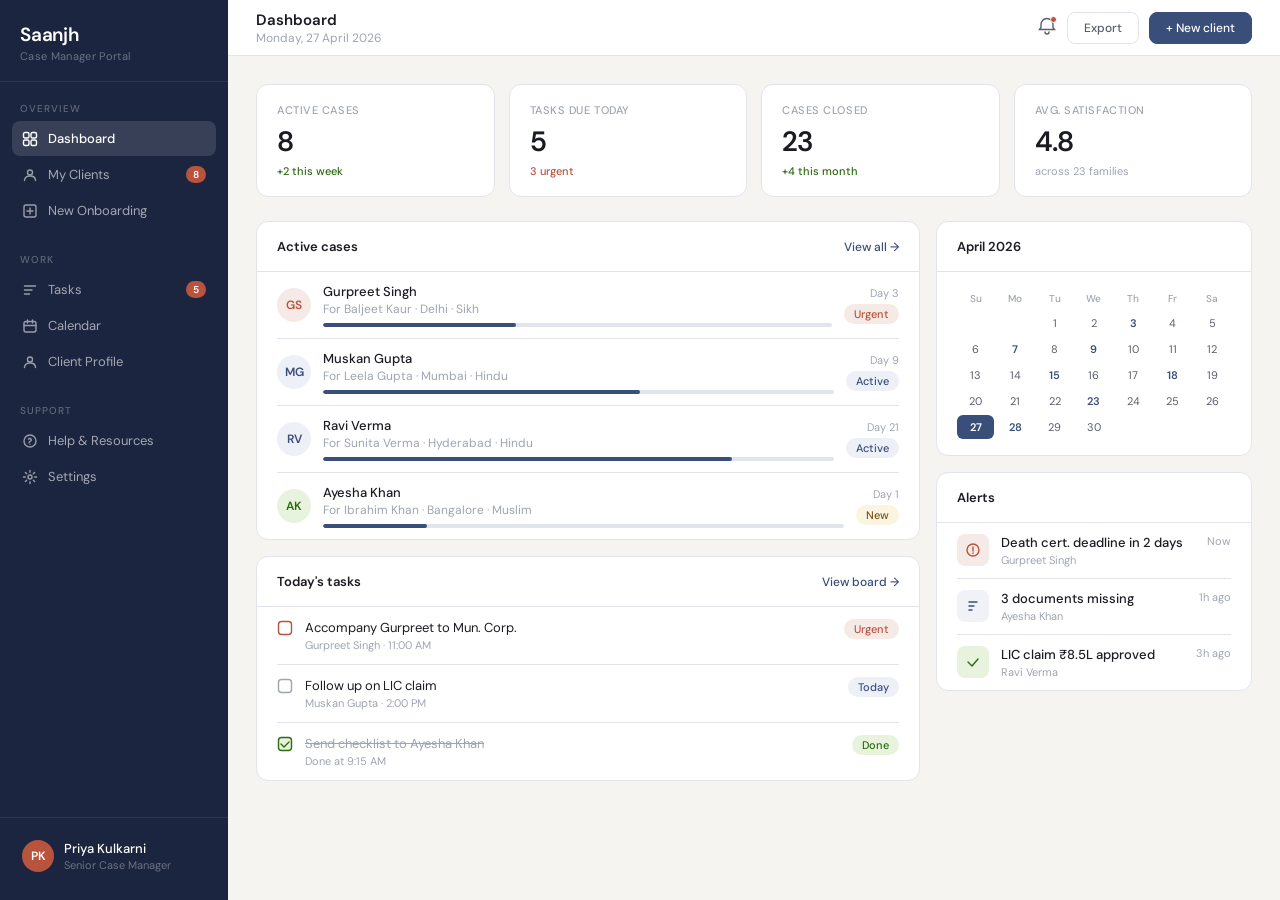
<file: saanjh_cm_portal-3.html>
<!DOCTYPE html>
<html lang="en">
<head>
<meta charset="UTF-8"/>
<meta name="viewport" content="width=device-width,initial-scale=1"/>
<title>Saanjh — Case Manager Portal</title>
<link href="https://fonts.googleapis.com/css2?family=DM+Sans:ital,opsz,wght@0,9..40,300;0,9..40,400;0,9..40,500;0,9..40,600;1,9..40,300&display=swap" rel="stylesheet"/>
<style>
:root{
  /* ── PALETTE ── */
  --primary:       #3A4E7A;
  --primary-light: #EDF0F7;
  --primary-mid:   #7A8DB5;
  --primary-dark:  #1C2540;

  --warm:          #B8533E;
  --warm-light:    #F5EAE6;
  --warm-mid:      #D4927F;

  --success:       #2D6A10;
  --success-bg:    #E8F3DE;

  --bg:            #F5F4F0;
  --bg-2:          #ECEAE4;
  --card:          #FFFFFF;
  --text:          #1A1C22;
  --text-2:        #5A5E6B;
  --text-3:        #9EA4B0;
  --border:        #E2E4EC;
  --border-2:      #D0D4DF;

  /* ── TYPE ── */
  --font: 'DM Sans', system-ui, sans-serif;

  /* ── SIDEBAR ── */
  --sidebar-w: 228px;
}
*{box-sizing:border-box;margin:0;padding:0;}
html,body{height:100%;font-family:var(--font);background:var(--bg);color:var(--text);font-size:14px;-webkit-font-smoothing:antialiased;}

/* ────────────────────────────────────────
   LAYOUT
──────────────────────────────────────── */
.app{display:flex;height:100vh;overflow:hidden;}
.sidebar{width:var(--sidebar-w);background:var(--primary-dark);display:flex;flex-direction:column;flex-shrink:0;height:100vh;overflow-y:auto;}
.main{flex:1;display:flex;flex-direction:column;overflow:hidden;min-width:0;}
.topbar{background:var(--card);border-bottom:1px solid var(--border);padding:0 28px;height:56px;display:flex;align-items:center;gap:16px;flex-shrink:0;}
.content{flex:1;overflow-y:auto;padding:28px;}
.content::-webkit-scrollbar{width:4px;}
.content::-webkit-scrollbar-thumb{background:var(--border);border-radius:4px;}

/* ────────────────────────────────────────
   SIDEBAR
──────────────────────────────────────── */
.sidebar-logo{padding:22px 20px 18px;border-bottom:1px solid rgba(255,255,255,.07);}
.sidebar-logo .wordmark{font-size:19px;font-weight:600;color:#fff;letter-spacing:-.01em;}
.sidebar-logo .sub{font-size:11px;color:rgba(255,255,255,.35);margin-top:2px;letter-spacing:.03em;}

.nav-section{padding:20px 12px 4px;}
.nav-section-label{font-size:10px;font-weight:500;letter-spacing:.1em;text-transform:uppercase;color:rgba(255,255,255,.3);padding:0 8px;margin-bottom:6px;}
.nav-item{display:flex;align-items:center;gap:10px;padding:9px 10px;border-radius:8px;cursor:pointer;transition:background .12s;margin-bottom:1px;}
.nav-item:hover{background:rgba(255,255,255,.06);}
.nav-item.active{background:rgba(255,255,255,.12);}
.nav-item svg{flex-shrink:0;opacity:.55;}
.nav-item.active svg{opacity:1;}
.nav-label{font-size:13px;color:rgba(255,255,255,.6);font-weight:400;}
.nav-item.active .nav-label{color:#fff;font-weight:500;}
.nav-badge{margin-left:auto;background:var(--warm);color:#fff;font-size:10px;font-weight:600;padding:2px 7px;border-radius:10px;}

.sidebar-bottom{margin-top:auto;padding:14px 12px 20px;border-top:1px solid rgba(255,255,255,.07);}
.cm-row{display:flex;align-items:center;gap:10px;padding:8px 10px;border-radius:8px;cursor:pointer;}
.cm-row:hover{background:rgba(255,255,255,.06);}
.cm-av{width:32px;height:32px;border-radius:50%;background:var(--warm);display:flex;align-items:center;justify-content:center;font-size:12px;font-weight:600;color:#fff;flex-shrink:0;}
.cm-row .name{font-size:13px;font-weight:500;color:#fff;}
.cm-row .role{font-size:11px;color:rgba(255,255,255,.35);margin-top:1px;}

/* ────────────────────────────────────────
   TOPBAR
──────────────────────────────────────── */
.topbar-title{font-size:15px;font-weight:600;color:var(--text);}
.topbar-sub{font-size:12px;color:var(--text-3);}
.topbar-right{margin-left:auto;display:flex;align-items:center;gap:10px;}
.tb-btn{padding:7px 16px;border-radius:8px;font-size:12px;font-weight:500;cursor:pointer;border:1px solid var(--border);background:var(--card);color:var(--text-2);font-family:var(--font);}
.tb-btn.primary{background:var(--primary);color:#fff;border-color:var(--primary);}
.notif-wrap{position:relative;cursor:pointer;}
.notif-dot{position:absolute;top:0;right:0;width:7px;height:7px;border-radius:50%;background:var(--warm);border:1.5px solid var(--card);}
.view-toggle{display:flex;border:1px solid var(--border);border-radius:8px;overflow:hidden;}
.vt-btn{padding:6px 14px;font-size:12px;font-weight:500;cursor:pointer;border:none;background:var(--card);color:var(--text-2);font-family:var(--font);}
.vt-btn.active{background:var(--primary);color:#fff;}

/* ────────────────────────────────────────
   SCREEN TOGGLE
──────────────────────────────────────── */
.screen{display:none;}
.screen.active{display:block;}

/* ────────────────────────────────────────
   SHARED COMPONENTS
──────────────────────────────────────── */
.card{background:var(--card);border:1px solid var(--border);border-radius:12px;}
.card-hd{padding:16px 20px;border-bottom:1px solid var(--border);display:flex;align-items:center;justify-content:space-between;}
.card-title{font-size:13px;font-weight:600;color:var(--text);}
.card-action{font-size:12px;color:var(--primary);cursor:pointer;font-weight:500;}
.card-body{padding:16px 20px;}

.pill{font-size:11px;font-weight:500;padding:3px 10px;border-radius:99px;display:inline-block;}
.pill-urgent{background:var(--warm-light);color:var(--warm);}
.pill-active{background:var(--primary-light);color:var(--primary);}
.pill-new{background:#FBF4E0;color:#7A5518;}
.pill-done{background:var(--success-bg);color:var(--success);}

.btn{padding:8px 18px;border-radius:8px;font-size:13px;font-weight:500;cursor:pointer;border:1px solid var(--border);font-family:var(--font);}
.btn-ghost{background:var(--card);color:var(--text-2);}
.btn-primary{background:var(--primary);color:#fff;border-color:var(--primary);}
.btn-warm{background:var(--warm);color:#fff;border-color:var(--warm);}
.btn-sm{padding:5px 12px;font-size:12px;border-radius:7px;}

.stat-grid{display:grid;grid-template-columns:repeat(4,1fr);gap:14px;margin-bottom:24px;}
.stat-card{background:var(--card);border:1px solid var(--border);border-radius:12px;padding:18px 20px;}
.stat-label{font-size:11px;font-weight:500;text-transform:uppercase;letter-spacing:.05em;color:var(--text-3);}
.stat-val{font-size:28px;font-weight:600;color:var(--text);margin:6px 0 4px;letter-spacing:-.02em;}
.stat-tag{font-size:11px;}
.tag-up{color:var(--success);font-weight:500;}
.tag-down{color:var(--warm);font-weight:500;}

.progress-track{height:4px;background:var(--border);border-radius:99px;overflow:hidden;}
.progress-fill{height:100%;border-radius:99px;background:var(--primary);}

.form-label{font-size:11px;font-weight:500;color:var(--text-2);display:block;margin-bottom:5px;}
.form-input{width:100%;padding:9px 12px;border-radius:8px;border:1px solid var(--border);background:var(--bg);font-size:13px;color:var(--text);font-family:var(--font);}
.form-select{width:100%;padding:9px 12px;border-radius:8px;border:1px solid var(--border);background:var(--bg);font-size:13px;color:var(--text);font-family:var(--font);}
.form-textarea{width:100%;padding:9px 12px;border-radius:8px;border:1px solid var(--border);background:var(--bg);font-size:13px;color:var(--text);resize:vertical;min-height:72px;font-family:var(--font);}
.form-row{display:grid;grid-template-columns:1fr 1fr;gap:14px;margin-bottom:14px;}
.form-group{display:flex;flex-direction:column;margin-bottom:14px;}
.form-group.full{grid-column:1/-1;}

.section-hd{font-size:11px;font-weight:600;letter-spacing:.06em;text-transform:uppercase;color:var(--text-3);margin-bottom:10px;}

/* case row */
.case-row{display:flex;align-items:center;gap:12px;padding:11px 0;border-bottom:1px solid var(--border);}
.case-row:last-child{border-bottom:none;}
.c-av{width:34px;height:34px;border-radius:50%;display:flex;align-items:center;justify-content:center;font-size:12px;font-weight:600;flex-shrink:0;}
.ca-warm{background:var(--warm-light);color:var(--warm);}
.ca-blue{background:var(--primary-light);color:var(--primary);}
.ca-green{background:var(--success-bg);color:var(--success);}
.ca-muted{background:var(--bg-2);color:var(--text-3);}

/* alert item */
.alert-item{display:flex;gap:12px;align-items:flex-start;padding:11px 0;border-bottom:1px solid var(--border);}
.alert-item:last-child{border-bottom:none;}
.alert-icon{width:32px;height:32px;border-radius:8px;display:flex;align-items:center;justify-content:center;flex-shrink:0;}

/* ────────────────────────────────────────
   1. DASHBOARD
──────────────────────────────────────── */
.dash-grid{display:grid;grid-template-columns:1fr 316px;gap:16px;}
.dash-col{display:flex;flex-direction:column;gap:16px;}

.mini-cal{display:grid;grid-template-columns:repeat(7,1fr);gap:2px;}
.mc-lbl{font-size:10px;font-weight:500;color:var(--text-3);text-align:center;padding:4px 2px;}
.mc-day{font-size:11px;text-align:center;padding:5px 2px;border-radius:6px;cursor:pointer;color:var(--text-2);}
.mc-day.today{background:var(--primary);color:#fff;font-weight:600;}
.mc-day.has-ev{color:var(--primary);font-weight:600;}
.mc-day.empty{opacity:0;pointer-events:none;}

/* ────────────────────────────────────────
   2. CLIENTS TABLE
──────────────────────────────────────── */
.ct{background:var(--card);border:1px solid var(--border);border-radius:12px;overflow:hidden;}
.ct-head,.ct-row{display:grid;grid-template-columns:2fr 1.4fr 1fr 1fr 1.2fr 72px;}
.ct-head{background:var(--bg);border-bottom:1px solid var(--border);}
.ct-th{padding:10px 16px;font-size:11px;font-weight:600;letter-spacing:.05em;text-transform:uppercase;color:var(--text-3);}
.ct-row{border-bottom:1px solid var(--border);cursor:pointer;transition:background .1s;}
.ct-row:hover{background:#FAFAF8;}
.ct-row:last-child{border-bottom:none;}
.ct-cell{padding:13px 16px;display:flex;align-items:center;font-size:13px;color:var(--text);}
.ct-cell.dim{color:var(--text-2);}

/* ────────────────────────────────────────
   3. ONBOARDING
──────────────────────────────────────── */
.onb-layout{display:grid;grid-template-columns:288px 1fr;gap:20px;}
.onb-side{display:flex;flex-direction:column;gap:14px;}
.onb-steps{background:var(--card);border:1px solid var(--border);border-radius:12px;padding:20px;}
.step-item{display:flex;gap:12px;align-items:flex-start;padding:10px 0;border-bottom:1px solid var(--border);}
.step-item:last-child{border-bottom:none;}
.step-num{width:24px;height:24px;border-radius:50%;display:flex;align-items:center;justify-content:center;font-size:11px;font-weight:600;flex-shrink:0;}
.sn-done{background:var(--success-bg);color:var(--success);}
.sn-active{background:var(--primary);color:#fff;}
.sn-pending{background:var(--border);color:var(--text-3);}
.step-label{font-size:13px;font-weight:500;color:var(--text);margin-top:3px;}
.step-sub{font-size:11px;color:var(--text-3);margin-top:2px;}

.ai-hint{background:#F0F2F8;border:1px solid #C8CFDF;border-radius:10px;padding:14px;}
.ai-hint-label{font-size:11px;font-weight:600;color:var(--primary);margin-bottom:6px;display:flex;align-items:center;gap:6px;}
.ai-hint-text{font-size:12px;color:var(--text-2);line-height:1.6;}
.ai-hint-link{color:var(--primary);font-weight:500;cursor:pointer;}

.onb-form{background:var(--card);border:1px solid var(--border);border-radius:12px;padding:24px;}
.form-section-title{font-size:13px;font-weight:600;color:var(--text);margin-bottom:14px;padding-bottom:10px;border-bottom:1px solid var(--border);}
.faith-chips{display:flex;gap:6px;flex-wrap:wrap;}
.fc{padding:6px 14px;border-radius:99px;font-size:12px;border:1px solid var(--border);background:var(--card);color:var(--text-2);cursor:pointer;}
.fc.sel{background:var(--primary-light);border-color:var(--primary-mid);color:var(--primary);font-weight:500;}
.doc-check-row{display:flex;align-items:center;gap:10px;padding:8px 10px;background:var(--bg);border-radius:8px;margin-bottom:6px;}
.doc-check-row input[type=checkbox]{accent-color:var(--primary);width:14px;height:14px;flex-shrink:0;}
.doc-check-row .dc-label{flex:1;font-size:13px;color:var(--text);}
.doc-check-row .dc-time{font-size:11px;color:var(--text-3);}
.form-actions{display:flex;gap:10px;justify-content:flex-end;padding-top:16px;border-top:1px solid var(--border);}

/* ────────────────────────────────────────
   4. CALENDAR
──────────────────────────────────────── */
.cal-layout{display:grid;grid-template-columns:1fr 272px;gap:16px;}
.cal-card{background:var(--card);border:1px solid var(--border);border-radius:12px;overflow:hidden;}
.cal-week-labels{display:grid;grid-template-columns:repeat(7,1fr);background:var(--bg);border-bottom:1px solid var(--border);}
.cwl{text-align:center;padding:9px;font-size:11px;font-weight:600;color:var(--text-3);text-transform:uppercase;letter-spacing:.04em;}
.cal-grid{display:grid;grid-template-columns:repeat(7,1fr);}
.cal-cell{min-height:86px;border-right:1px solid var(--border);border-bottom:1px solid var(--border);padding:6px 7px;}
.cal-cell:nth-child(7n){border-right:none;}
.cal-cell.today-cell .day-num{background:var(--primary);color:#fff;width:22px;height:22px;border-radius:50%;display:flex;align-items:center;justify-content:center;font-size:11px;}
.day-num{font-size:12px;font-weight:500;color:var(--text-2);margin-bottom:4px;}
.cal-cell.other-m .day-num{color:var(--text-3);}
.cal-ev{font-size:10px;padding:2px 5px;border-radius:4px;margin-bottom:2px;overflow:hidden;text-overflow:ellipsis;white-space:nowrap;font-weight:500;cursor:pointer;}
.ce-warm{background:var(--warm-light);color:var(--warm);}
.ce-blue{background:var(--primary-light);color:var(--primary);}
.ce-green{background:var(--success-bg);color:var(--success);}

.upcoming-card{background:var(--card);border:1px solid var(--border);border-radius:12px;overflow:hidden;}
.up-date{font-size:11px;font-weight:600;letter-spacing:.07em;text-transform:uppercase;color:var(--text-3);padding:12px 16px 8px;}
.up-ev{display:flex;gap:10px;padding:8px 16px;border-top:1px solid var(--border);}
.up-dot{width:8px;height:8px;border-radius:50%;flex-shrink:0;margin-top:4px;}
.up-title{font-size:13px;font-weight:500;color:var(--text);}
.up-sub{font-size:11px;color:var(--text-3);margin-top:2px;}

/* ────────────────────────────────────────
   5. TASKS KANBAN
──────────────────────────────────────── */
.kanban{display:grid;grid-template-columns:repeat(3,1fr);gap:14px;}
.k-col{background:var(--bg);border-radius:12px;padding:12px;}
.k-col-hd{display:flex;align-items:center;justify-content:space-between;margin-bottom:12px;}
.k-col-title{font-size:11px;font-weight:600;letter-spacing:.07em;text-transform:uppercase;color:var(--text-3);}
.k-count{font-size:10px;font-weight:600;padding:2px 8px;border-radius:10px;}
.kc-todo{background:var(--warm-light);color:var(--warm);}
.kc-doing{background:var(--primary-light);color:var(--primary);}
.kc-done{background:var(--success-bg);color:var(--success);}
.task-card{background:var(--card);border:1px solid var(--border);border-radius:10px;padding:12px 14px;margin-bottom:8px;cursor:pointer;}
.task-card:hover{border-color:var(--primary-mid);}
.tc-tag{font-size:10px;font-weight:600;letter-spacing:.05em;text-transform:uppercase;margin-bottom:6px;}
.tct-warm{color:var(--warm);}
.tct-blue{color:var(--primary);}
.tct-green{color:var(--success);}
.tct-muted{color:var(--text-3);}
.tc-title{font-size:13px;font-weight:500;color:var(--text);line-height:1.4;margin-bottom:6px;}
.tc-client{font-size:12px;color:var(--text-3);margin-bottom:8px;}
.tc-footer{display:flex;align-items:center;justify-content:space-between;}
.tc-due{font-size:11px;color:var(--text-3);}
.tc-due.over{color:var(--warm);font-weight:500;}
.tc-assign{width:20px;height:20px;border-radius:50%;background:var(--primary);display:flex;align-items:center;justify-content:center;font-size:9px;color:#fff;font-weight:600;}

/* ────────────────────────────────────────
   6. CLIENT PROFILE
──────────────────────────────────────── */
.profile-layout{display:grid;grid-template-columns:272px 1fr;gap:16px;}
.profile-side{display:flex;flex-direction:column;gap:12px;}
.profile-card{background:var(--card);border:1px solid var(--border);border-radius:12px;padding:20px;}
.pc-av{width:52px;height:52px;border-radius:50%;background:var(--primary-light);display:flex;align-items:center;justify-content:center;font-size:18px;font-weight:600;color:var(--primary);margin-bottom:12px;}
.pc-name{font-size:17px;font-weight:600;color:var(--text);}
.pc-sub{font-size:13px;color:var(--text-2);margin-top:2px;}
.pc-chips{display:flex;gap:5px;flex-wrap:wrap;margin-top:10px;}
.pc-chip{font-size:11px;padding:3px 9px;border-radius:99px;background:var(--primary-light);color:var(--primary);font-weight:500;}
.pc-div{height:1px;background:var(--border);margin:14px 0;}
.pc-field{margin-bottom:10px;}
.pcf-label{font-size:10px;font-weight:500;letter-spacing:.07em;text-transform:uppercase;color:var(--text-3);}
.pcf-val{font-size:13px;color:var(--text);margin-top:3px;}
.profile-main{display:flex;flex-direction:column;gap:14px;}
.tl-item{display:flex;gap:12px;}
.tl-spine{display:flex;flex-direction:column;align-items:center;}
.tl-dot{width:10px;height:10px;border-radius:50%;flex-shrink:0;}
.tl-d-done{background:var(--success);}
.tl-d-active{background:var(--primary);}
.tl-d-pending{background:var(--border);}
.tl-seg{width:1px;flex:1;min-height:18px;background:var(--border);margin:2px 0;}
.tl-content{flex:1;padding-bottom:14px;}
.tl-title{font-size:13px;font-weight:500;color:var(--text);}
.tl-meta{font-size:12px;color:var(--text-2);margin-top:2px;}
.tl-date{font-size:11px;color:var(--text-3);margin-top:2px;}
.note-item{padding:12px;background:var(--bg);border-radius:8px;margin-bottom:8px;}
.note-text{font-size:13px;color:var(--text);line-height:1.55;}
.note-meta{font-size:11px;color:var(--text-3);margin-top:5px;}

/* ────────────────────────────────────────
   7. HELP & RESOURCES
──────────────────────────────────────── */
.help-hero{background:var(--primary-dark);border-radius:14px;padding:28px 32px;margin-bottom:24px;display:flex;align-items:center;justify-content:space-between;}
.hh-title{font-size:22px;font-weight:600;color:#fff;margin-bottom:6px;}
.hh-sub{font-size:13px;color:rgba(255,255,255,.5);font-weight:300;max-width:380px;line-height:1.6;margin-bottom:18px;}
.hh-search{display:flex;gap:8px;}
.hh-input{flex:1;padding:10px 14px;border-radius:8px;border:none;font-size:13px;color:var(--text);font-family:var(--font);}
.hh-btn{padding:10px 18px;border-radius:8px;background:var(--warm);color:#fff;border:none;font-size:13px;font-weight:500;cursor:pointer;font-family:var(--font);}
.help-grid{display:grid;grid-template-columns:1fr 1fr;gap:16px;}
.quick-grid{display:grid;grid-template-columns:repeat(2,1fr);gap:10px;margin-bottom:16px;}
.qg-item{padding:14px;border-radius:10px;cursor:pointer;display:flex;flex-direction:column;gap:6px;}
.qg-icon{margin-bottom:2px;}
.qg-title{font-size:13px;font-weight:600;}
.qg-count{font-size:11px;}
.article-row{display:flex;gap:12px;align-items:flex-start;padding:11px 0;border-bottom:1px solid var(--border);cursor:pointer;}
.article-row:last-child{border-bottom:none;}
.ar-tag{font-size:10px;font-weight:600;padding:3px 8px;border-radius:99px;white-space:nowrap;flex-shrink:0;margin-top:1px;}
.ar-title{font-size:13px;font-weight:500;color:var(--text);}
.ar-sub{font-size:11px;color:var(--text-3);margin-top:2px;}
.faq-item{border-bottom:1px solid var(--border);padding:13px 0;cursor:pointer;}
.faq-item:last-child{border-bottom:none;}
.faq-q{font-size:13px;font-weight:500;color:var(--text);display:flex;justify-content:space-between;align-items:center;}
.faq-a{font-size:13px;color:var(--text-2);margin-top:8px;line-height:1.6;font-weight:300;display:none;}
.faq-item.open .faq-a{display:block;}
.faq-arr{font-size:12px;color:var(--text-3);transition:transform .18s;}
.faq-item.open .faq-arr{transform:rotate(180deg);}
.contact-row{display:flex;align-items:center;gap:12px;padding:11px 0;border-bottom:1px solid var(--border);}
.contact-row:last-child{border-bottom:none;}
.contact-icon{width:34px;height:34px;border-radius:9px;display:flex;align-items:center;justify-content:center;flex-shrink:0;}
.contact-title{font-size:13px;font-weight:500;color:var(--text);}
.contact-sub{font-size:11px;color:var(--text-3);margin-top:1px;}
.contact-btn{margin-left:auto;padding:6px 14px;border-radius:7px;font-size:12px;font-weight:500;cursor:pointer;border:1px solid var(--border);background:var(--card);color:var(--primary);font-family:var(--font);}

/* ────────────────────────────────────────
   8. SETTINGS
──────────────────────────────────────── */
.settings-layout{display:grid;grid-template-columns:216px 1fr;gap:20px;}
.settings-nav{background:var(--card);border:1px solid var(--border);border-radius:12px;padding:12px;height:fit-content;}
.sn-section-label{font-size:10px;font-weight:600;letter-spacing:.08em;text-transform:uppercase;color:var(--text-3);padding:4px 10px;margin-bottom:4px;}
.sn-item{display:flex;align-items:center;gap:8px;padding:9px 10px;border-radius:8px;cursor:pointer;font-size:13px;color:var(--text-2);margin-bottom:2px;}
.sn-item:hover{background:var(--bg);}
.sn-item.active{background:var(--primary-light);color:var(--primary);font-weight:500;}
.sn-div{height:1px;background:var(--border);margin:10px 0;}
.settings-panel{background:var(--card);border:1px solid var(--border);border-radius:12px;padding:24px;}
.sp-title{font-size:17px;font-weight:600;color:var(--text);margin-bottom:4px;}
.sp-sub{font-size:13px;color:var(--text-3);margin-bottom:24px;}
.setting-row{display:flex;align-items:center;justify-content:space-between;padding:14px 0;border-bottom:1px solid var(--border);}
.setting-row:last-child{border-bottom:none;}
.sr-label{font-size:13px;font-weight:500;color:var(--text);}
.sr-sub{font-size:12px;color:var(--text-3);margin-top:2px;}
.toggle{width:38px;height:20px;border-radius:99px;cursor:pointer;position:relative;flex-shrink:0;transition:background .18s;}
.toggle.on{background:var(--primary);}
.toggle.off{background:var(--border);}
.toggle-knob{position:absolute;top:3px;width:14px;height:14px;border-radius:50%;background:#fff;transition:left .18s;box-shadow:0 1px 3px rgba(0,0,0,.2);}
.toggle.on .toggle-knob{left:21px;}
.toggle.off .toggle-knob{left:3px;}
.avail-grid{display:grid;grid-template-columns:repeat(4,1fr);gap:8px;margin-top:12px;}
.av-chip{padding:8px;border-radius:8px;border:1px solid var(--border);text-align:center;cursor:pointer;font-size:12px;color:var(--text-2);}
.av-chip.on{background:var(--success-bg);border-color:#9ACA78;color:var(--success);font-weight:500;}
.av-chip.off{background:var(--warm-light);border-color:var(--warm-mid);color:var(--warm);}
.integration-row{display:flex;align-items:center;gap:14px;padding:14px 0;border-bottom:1px solid var(--border);}
.integration-row:last-child{border-bottom:none;}
.int-icon{width:38px;height:38px;border-radius:10px;display:flex;align-items:center;justify-content:center;flex-shrink:0;}
.int-name{font-size:13px;font-weight:500;color:var(--text);}
.int-desc{font-size:11px;color:var(--text-3);margin-top:1px;}
.int-status-connected{font-size:11px;font-weight:600;padding:3px 9px;border-radius:99px;background:var(--success-bg);color:var(--success);}

/* ────────────────────────────────────────
   9. CM PROFILE
──────────────────────────────────────── */
.cmp-layout{display:grid;grid-template-columns:288px 1fr;gap:20px;}
.cmp-hero{background:var(--card);border:1px solid var(--border);border-radius:12px;padding:24px;text-align:center;}
.cmp-av{width:72px;height:72px;border-radius:50%;background:var(--warm);display:flex;align-items:center;justify-content:center;font-size:24px;font-weight:600;color:#fff;margin:0 auto 14px;}
.cmp-name{font-size:19px;font-weight:600;color:var(--text);}
.cmp-role{font-size:13px;color:var(--text-2);margin-top:3px;}
.cmp-chips{display:flex;gap:5px;flex-wrap:wrap;justify-content:center;margin-top:12px;}
.cmp-stats{display:grid;grid-template-columns:1fr 1fr;gap:10px;margin-top:18px;}
.cmp-stat{background:var(--bg);border-radius:10px;padding:12px;text-align:center;}
.cmp-stat-val{font-size:22px;font-weight:600;color:var(--text);letter-spacing:-.02em;}
.cmp-stat-label{font-size:11px;color:var(--text-3);margin-top:2px;}
.cmp-main{display:flex;flex-direction:column;gap:14px;}
.perf-row{display:flex;align-items:center;gap:12px;margin-bottom:10px;}
.perf-label{font-size:13px;color:var(--text-2);width:168px;flex-shrink:0;}
.perf-track{flex:1;height:5px;background:var(--border);border-radius:99px;overflow:hidden;}
.perf-fill{height:100%;border-radius:99px;background:var(--primary);}
.perf-val{font-size:12px;font-weight:500;color:var(--text);width:36px;text-align:right;}
.activity-row{display:flex;gap:10px;align-items:flex-start;padding:9px 0;border-bottom:1px solid var(--border);}
.activity-row:last-child{border-bottom:none;}
.act-dot{width:7px;height:7px;border-radius:50%;flex-shrink:0;margin-top:4px;}
.act-text{font-size:13px;color:var(--text);}
.act-time{font-size:11px;color:var(--text-3);margin-top:2px;}
.cert-row{display:flex;align-items:center;gap:12px;padding:11px 0;border-bottom:1px solid var(--border);}
.cert-row:last-child{border-bottom:none;}
.cert-icon-wrap{width:32px;height:32px;border-radius:8px;background:var(--primary-light);display:flex;align-items:center;justify-content:center;flex-shrink:0;}
.cert-name{font-size:13px;font-weight:500;color:var(--text);}
.cert-sub{font-size:11px;color:var(--text-3);margin-top:1px;}
.cert-badge{margin-left:auto;font-size:11px;font-weight:600;padding:3px 9px;border-radius:99px;}
.cb-active{background:var(--success-bg);color:var(--success);}
.cb-exp{background:#FBF4E0;color:#7A5518;}
.feedback-block{background:var(--primary-light);border-left:3px solid var(--primary);border-radius:0 8px 8px 0;padding:14px 16px;}
.fb-text{font-size:13px;color:var(--text);line-height:1.6;font-style:italic;}
.fb-by{font-size:11px;color:var(--text-3);margin-top:6px;}
</style>
</head>
<body>
<div class="app">

<!-- ── SIDEBAR ── -->
<div class="sidebar">
  <div class="sidebar-logo">
    <div class="wordmark">Saanjh</div>
    <div class="sub">Case Manager Portal</div>
  </div>

  <div class="nav-section">
    <div class="nav-section-label">Overview</div>
    <div class="nav-item active" onclick="show('dashboard',this)">
      <svg width="16" height="16" viewBox="0 0 16 16" fill="none"><rect x="1.5" y="1.5" width="5.5" height="5.5" rx="1.5" stroke="white" stroke-width="1.4"/><rect x="9" y="1.5" width="5.5" height="5.5" rx="1.5" stroke="white" stroke-width="1.4"/><rect x="1.5" y="9" width="5.5" height="5.5" rx="1.5" stroke="white" stroke-width="1.4"/><rect x="9" y="9" width="5.5" height="5.5" rx="1.5" stroke="white" stroke-width="1.4"/></svg>
      <span class="nav-label">Dashboard</span>
    </div>
    <div class="nav-item" onclick="show('clients',this)">
      <svg width="16" height="16" viewBox="0 0 16 16" fill="none"><circle cx="8" cy="5.5" r="2.5" stroke="white" stroke-width="1.4"/><path d="M2.5 13.5c0-3 2.5-4.5 5.5-4.5s5.5 1.5 5.5 4.5" stroke="white" stroke-width="1.4" stroke-linecap="round"/></svg>
      <span class="nav-label">My Clients</span>
      <span class="nav-badge">8</span>
    </div>
    <div class="nav-item" onclick="show('onboarding',this)">
      <svg width="16" height="16" viewBox="0 0 16 16" fill="none"><rect x="2" y="2" width="12" height="12" rx="2" stroke="white" stroke-width="1.4"/><path d="M8 5v6M5 8h6" stroke="white" stroke-width="1.4" stroke-linecap="round"/></svg>
      <span class="nav-label">New Onboarding</span>
    </div>
  </div>

  <div class="nav-section">
    <div class="nav-section-label">Work</div>
    <div class="nav-item" onclick="show('tasks',this)">
      <svg width="16" height="16" viewBox="0 0 16 16" fill="none"><path d="M2.5 4h11M2.5 8h7.5M2.5 12h5" stroke="white" stroke-width="1.4" stroke-linecap="round"/></svg>
      <span class="nav-label">Tasks</span>
      <span class="nav-badge">5</span>
    </div>
    <div class="nav-item" onclick="show('calendar',this)">
      <svg width="16" height="16" viewBox="0 0 16 16" fill="none"><rect x="2" y="3.5" width="12" height="10.5" rx="2" stroke="white" stroke-width="1.4"/><path d="M5.5 2v3M10.5 2v3M2 7.5h12" stroke="white" stroke-width="1.4" stroke-linecap="round"/></svg>
      <span class="nav-label">Calendar</span>
    </div>
    <div class="nav-item" onclick="show('profile',this)">
      <svg width="16" height="16" viewBox="0 0 16 16" fill="none"><circle cx="8" cy="5.5" r="2.5" stroke="white" stroke-width="1.4"/><path d="M2.5 13.5c0-3 2.5-4.5 5.5-4.5s5.5 1.5 5.5 4.5" stroke="white" stroke-width="1.4" stroke-linecap="round"/></svg>
      <span class="nav-label">Client Profile</span>
    </div>
  </div>

  <div class="nav-section">
    <div class="nav-section-label">Support</div>
    <div class="nav-item" onclick="show('help',this)">
      <svg width="16" height="16" viewBox="0 0 16 16" fill="none"><circle cx="8" cy="8" r="6" stroke="white" stroke-width="1.4"/><path d="M6.5 6.2a1.5 1.5 0 012.8.7c0 1.5-2.3 1.5-2.3 3" stroke="white" stroke-width="1.4" stroke-linecap="round"/><circle cx="8" cy="11.5" r=".6" fill="white"/></svg>
      <span class="nav-label">Help & Resources</span>
    </div>
    <div class="nav-item" onclick="show('settings',this)">
      <svg width="16" height="16" viewBox="0 0 16 16" fill="none"><circle cx="8" cy="8" r="2" stroke="white" stroke-width="1.4"/><path d="M8 1.5v1.8M8 12.7v1.8M1.5 8h1.8M12.7 8h1.8M3.4 3.4l1.3 1.3M11.3 11.3l1.3 1.3M3.4 12.6l1.3-1.3M11.3 4.7l1.3-1.3" stroke="white" stroke-width="1.4" stroke-linecap="round"/></svg>
      <span class="nav-label">Settings</span>
    </div>
  </div>

  <div class="sidebar-bottom">
    <div class="cm-row" onclick="show('cmprofile',null)">
      <div class="cm-av">PK</div>
      <div><div class="name">Priya Kulkarni</div><div class="role">Senior Case Manager</div></div>
    </div>
  </div>
</div>

<!-- ── MAIN ── -->
<div class="main">
  <div class="topbar">
    <div>
      <div class="topbar-title" id="tb-title">Dashboard</div>
      <div class="topbar-sub" id="tb-sub">Monday, 27 April 2026</div>
    </div>
    <div class="topbar-right">
      <div class="notif-wrap">
        <svg width="20" height="20" viewBox="0 0 20 20" fill="none"><path d="M10 2.5a6 6 0 00-6 6v3l-1.5 2h15L16 11.5v-3a6 6 0 00-6-6z" stroke="#5A5E6B" stroke-width="1.4" fill="none"/><path d="M8 16a2 2 0 004 0" stroke="#5A5E6B" stroke-width="1.4" stroke-linecap="round" fill="none"/></svg>
        <div class="notif-dot"></div>
      </div>
      <button class="tb-btn">Export</button>
      <button class="tb-btn primary" id="tb-cta" onclick="show('onboarding',null)">+ New client</button>
    </div>
  </div>

  <div class="content">

    <!-- 1. DASHBOARD -->
    <div class="screen active" id="screen-dashboard">
      <div class="stat-grid">
        <div class="stat-card">
          <div class="stat-label">Active cases</div>
          <div class="stat-val">8</div>
          <div class="stat-tag tag-up">+2 this week</div>
        </div>
        <div class="stat-card">
          <div class="stat-label">Tasks due today</div>
          <div class="stat-val">5</div>
          <div class="stat-tag tag-down">3 urgent</div>
        </div>
        <div class="stat-card">
          <div class="stat-label">Cases closed</div>
          <div class="stat-val">23</div>
          <div class="stat-tag tag-up">+4 this month</div>
        </div>
        <div class="stat-card">
          <div class="stat-label">Avg. satisfaction</div>
          <div class="stat-val">4.8</div>
          <div class="stat-tag" style="color:var(--text-3);">across 23 families</div>
        </div>
      </div>
      <div class="dash-grid">
        <div class="dash-col">
          <div class="card">
            <div class="card-hd"><span class="card-title">Active cases</span><span class="card-action" onclick="show('clients',null)">View all →</span></div>
            <div class="card-body" style="padding:0 20px;">
              <div class="case-row">
                <div class="c-av ca-warm">GS</div>
                <div style="flex:1;min-width:0;">
                  <div style="font-size:13px;font-weight:500;color:var(--text);">Gurpreet Singh</div>
                  <div style="font-size:12px;color:var(--text-3);margin-top:1px;">For Baljeet Kaur · Delhi · Sikh</div>
                  <div class="progress-track" style="margin-top:6px;"><div class="progress-fill" style="width:38%"></div></div>
                </div>
                <div style="text-align:right;flex-shrink:0;">
                  <div style="font-size:11px;color:var(--text-3);margin-bottom:4px;">Day 3</div>
                  <div class="pill pill-urgent">Urgent</div>
                </div>
              </div>
              <div class="case-row">
                <div class="c-av ca-blue">MG</div>
                <div style="flex:1;min-width:0;">
                  <div style="font-size:13px;font-weight:500;color:var(--text);">Muskan Gupta</div>
                  <div style="font-size:12px;color:var(--text-3);margin-top:1px;">For Leela Gupta · Mumbai · Hindu</div>
                  <div class="progress-track" style="margin-top:6px;"><div class="progress-fill" style="width:62%"></div></div>
                </div>
                <div style="text-align:right;flex-shrink:0;">
                  <div style="font-size:11px;color:var(--text-3);margin-bottom:4px;">Day 9</div>
                  <div class="pill pill-active">Active</div>
                </div>
              </div>
              <div class="case-row">
                <div class="c-av ca-blue">RV</div>
                <div style="flex:1;min-width:0;">
                  <div style="font-size:13px;font-weight:500;color:var(--text);">Ravi Verma</div>
                  <div style="font-size:12px;color:var(--text-3);margin-top:1px;">For Sunita Verma · Hyderabad · Hindu</div>
                  <div class="progress-track" style="margin-top:6px;"><div class="progress-fill" style="width:80%"></div></div>
                </div>
                <div style="text-align:right;flex-shrink:0;">
                  <div style="font-size:11px;color:var(--text-3);margin-bottom:4px;">Day 21</div>
                  <div class="pill pill-active">Active</div>
                </div>
              </div>
              <div class="case-row">
                <div class="c-av ca-green">AK</div>
                <div style="flex:1;min-width:0;">
                  <div style="font-size:13px;font-weight:500;color:var(--text);">Ayesha Khan</div>
                  <div style="font-size:12px;color:var(--text-3);margin-top:1px;">For Ibrahim Khan · Bangalore · Muslim</div>
                  <div class="progress-track" style="margin-top:6px;"><div class="progress-fill" style="width:20%"></div></div>
                </div>
                <div style="text-align:right;flex-shrink:0;">
                  <div style="font-size:11px;color:var(--text-3);margin-bottom:4px;">Day 1</div>
                  <div class="pill pill-new">New</div>
                </div>
              </div>
            </div>
          </div>
          <div class="card">
            <div class="card-hd"><span class="card-title">Today's tasks</span><span class="card-action" onclick="show('tasks',null)">View board →</span></div>
            <div class="card-body" style="padding:0 20px;">
              <div style="display:flex;align-items:flex-start;gap:12px;padding:12px 0;border-bottom:1px solid var(--border);">
                <svg width="16" height="16" viewBox="0 0 16 16" fill="none" style="flex-shrink:0;margin-top:1px;"><rect x="1.5" y="1.5" width="13" height="13" rx="3" stroke="var(--warm)" stroke-width="1.4"/></svg>
                <div style="flex:1;"><div style="font-size:13px;color:var(--text);">Accompany Gurpreet to Mun. Corp.</div><div style="font-size:11px;color:var(--text-3);margin-top:2px;">Gurpreet Singh · 11:00 AM</div></div>
                <div class="pill pill-urgent">Urgent</div>
              </div>
              <div style="display:flex;align-items:flex-start;gap:12px;padding:12px 0;border-bottom:1px solid var(--border);">
                <svg width="16" height="16" viewBox="0 0 16 16" fill="none" style="flex-shrink:0;margin-top:1px;"><rect x="1.5" y="1.5" width="13" height="13" rx="3" stroke="var(--text-3)" stroke-width="1.4"/></svg>
                <div style="flex:1;"><div style="font-size:13px;color:var(--text);">Follow up on LIC claim</div><div style="font-size:11px;color:var(--text-3);margin-top:2px;">Muskan Gupta · 2:00 PM</div></div>
                <div class="pill pill-active">Today</div>
              </div>
              <div style="display:flex;align-items:flex-start;gap:12px;padding:12px 0;">
                <svg width="16" height="16" viewBox="0 0 16 16" fill="none" style="flex-shrink:0;margin-top:1px;"><rect x="1.5" y="1.5" width="13" height="13" rx="3" fill="var(--success-bg)" stroke="var(--success)" stroke-width="1.4"/><path d="M4 8l3 3 5-5" stroke="var(--success)" stroke-width="1.4" stroke-linecap="round" stroke-linejoin="round"/></svg>
                <div style="flex:1;"><div style="font-size:13px;color:var(--text-3);text-decoration:line-through;">Send checklist to Ayesha Khan</div><div style="font-size:11px;color:var(--text-3);margin-top:2px;">Done at 9:15 AM</div></div>
                <div class="pill pill-done">Done</div>
              </div>
            </div>
          </div>
        </div>
        <div class="dash-col">
          <div class="card">
            <div class="card-hd"><span class="card-title">April 2026</span></div>
            <div class="card-body">
              <div class="mini-cal">
                <div class="mc-lbl">Su</div><div class="mc-lbl">Mo</div><div class="mc-lbl">Tu</div><div class="mc-lbl">We</div><div class="mc-lbl">Th</div><div class="mc-lbl">Fr</div><div class="mc-lbl">Sa</div>
                <div class="mc-day empty"></div><div class="mc-day empty"></div><div class="mc-day">1</div><div class="mc-day">2</div><div class="mc-day has-ev">3</div><div class="mc-day">4</div><div class="mc-day">5</div>
                <div class="mc-day">6</div><div class="mc-day has-ev">7</div><div class="mc-day">8</div><div class="mc-day has-ev">9</div><div class="mc-day">10</div><div class="mc-day">11</div><div class="mc-day">12</div>
                <div class="mc-day">13</div><div class="mc-day">14</div><div class="mc-day has-ev">15</div><div class="mc-day">16</div><div class="mc-day">17</div><div class="mc-day has-ev">18</div><div class="mc-day">19</div>
                <div class="mc-day">20</div><div class="mc-day">21</div><div class="mc-day">22</div><div class="mc-day has-ev">23</div><div class="mc-day">24</div><div class="mc-day">25</div><div class="mc-day">26</div>
                <div class="mc-day today">27</div><div class="mc-day has-ev">28</div><div class="mc-day">29</div><div class="mc-day">30</div>
              </div>
            </div>
          </div>
          <div class="card">
            <div class="card-hd"><span class="card-title">Alerts</span></div>
            <div class="card-body" style="padding:0 20px;">
              <div class="alert-item">
                <div class="alert-icon" style="background:var(--warm-light);">
                  <svg width="16" height="16" viewBox="0 0 16 16" fill="none"><circle cx="8" cy="8" r="6" stroke="var(--warm)" stroke-width="1.4"/><path d="M8 5v4M8 11v.5" stroke="var(--warm)" stroke-width="1.4" stroke-linecap="round"/></svg>
                </div>
                <div style="flex:1;"><div style="font-size:13px;font-weight:500;color:var(--text);">Death cert. deadline in 2 days</div><div style="font-size:11px;color:var(--text-3);margin-top:2px;">Gurpreet Singh</div></div>
                <div style="font-size:11px;color:var(--text-3);">Now</div>
              </div>
              <div class="alert-item">
                <div class="alert-icon" style="background:#F0F2F8;">
                  <svg width="16" height="16" viewBox="0 0 16 16" fill="none"><path d="M4 4h8M4 8h5M4 12h3" stroke="var(--primary)" stroke-width="1.4" stroke-linecap="round"/></svg>
                </div>
                <div style="flex:1;"><div style="font-size:13px;font-weight:500;color:var(--text);">3 documents missing</div><div style="font-size:11px;color:var(--text-3);margin-top:2px;">Ayesha Khan</div></div>
                <div style="font-size:11px;color:var(--text-3);">1h ago</div>
              </div>
              <div class="alert-item">
                <div class="alert-icon" style="background:var(--success-bg);">
                  <svg width="16" height="16" viewBox="0 0 16 16" fill="none"><path d="M3 8l4 4 6-7" stroke="var(--success)" stroke-width="1.4" stroke-linecap="round" stroke-linejoin="round"/></svg>
                </div>
                <div style="flex:1;"><div style="font-size:13px;font-weight:500;color:var(--text);">LIC claim ₹8.5L approved</div><div style="font-size:11px;color:var(--text-3);margin-top:2px;">Ravi Verma</div></div>
                <div style="font-size:11px;color:var(--text-3);">3h ago</div>
              </div>
            </div>
          </div>
        </div>
      </div>
    </div>

    <!-- 2. CLIENTS -->
    <div class="screen" id="screen-clients">
      <div style="display:flex;gap:8px;margin-bottom:16px;align-items:center;flex-wrap:wrap;">
        <input style="padding:7px 12px;border-radius:8px;border:1px solid var(--border);background:var(--card);font-size:13px;font-family:var(--font);width:220px;" placeholder="Search clients…" type="text"/>
        <button class="tb-btn" style="background:var(--primary);color:#fff;border-color:var(--primary);">All (8)</button>
        <button class="tb-btn">Urgent</button>
        <button class="tb-btn">Active</button>
        <button class="tb-btn">New</button>
        <button class="tb-btn">Closed</button>
      </div>
      <div class="ct">
        <div class="ct-head"><div class="ct-th">Client</div><div class="ct-th">Case for</div><div class="ct-th">Faith / Region</div><div class="ct-th">Status</div><div class="ct-th">Progress</div><div class="ct-th">Action</div></div>
        <div class="ct-row" onclick="show('profile',null)"><div class="ct-cell"><div class="c-av ca-warm" style="width:28px;height:28px;font-size:11px;margin-right:10px;">GS</div>Gurpreet Singh</div><div class="ct-cell dim">Baljeet Kaur</div><div class="ct-cell dim">Sikh · Delhi</div><div class="ct-cell"><div class="pill pill-urgent">Urgent</div></div><div class="ct-cell"><div><div class="progress-track" style="width:110px;"><div class="progress-fill" style="width:38%"></div></div><div style="font-size:10px;color:var(--text-3);margin-top:3px;">5 / 13</div></div></div><div class="ct-cell"><button class="btn btn-primary btn-sm">View</button></div></div>
        <div class="ct-row"><div class="ct-cell"><div class="c-av ca-blue" style="width:28px;height:28px;font-size:11px;margin-right:10px;">MG</div>Muskan Gupta</div><div class="ct-cell dim">Leela Gupta</div><div class="ct-cell dim">Hindu · Mumbai</div><div class="ct-cell"><div class="pill pill-active">Active</div></div><div class="ct-cell"><div><div class="progress-track" style="width:110px;"><div class="progress-fill" style="width:62%"></div></div><div style="font-size:10px;color:var(--text-3);margin-top:3px;">8 / 13</div></div></div><div class="ct-cell"><button class="btn btn-primary btn-sm">View</button></div></div>
        <div class="ct-row"><div class="ct-cell"><div class="c-av ca-blue" style="width:28px;height:28px;font-size:11px;margin-right:10px;">RV</div>Ravi Verma</div><div class="ct-cell dim">Sunita Verma</div><div class="ct-cell dim">Hindu · Hyderabad</div><div class="ct-cell"><div class="pill pill-active">Active</div></div><div class="ct-cell"><div><div class="progress-track" style="width:110px;"><div class="progress-fill" style="width:80%"></div></div><div style="font-size:10px;color:var(--text-3);margin-top:3px;">10 / 13</div></div></div><div class="ct-cell"><button class="btn btn-primary btn-sm">View</button></div></div>
        <div class="ct-row"><div class="ct-cell"><div class="c-av ca-green" style="width:28px;height:28px;font-size:11px;margin-right:10px;">AK</div>Ayesha Khan</div><div class="ct-cell dim">Ibrahim Khan</div><div class="ct-cell dim">Muslim · Bangalore</div><div class="ct-cell"><div class="pill pill-new">New</div></div><div class="ct-cell"><div><div class="progress-track" style="width:110px;"><div class="progress-fill" style="width:20%"></div></div><div style="font-size:10px;color:var(--text-3);margin-top:3px;">2 / 13</div></div></div><div class="ct-cell"><button class="btn btn-primary btn-sm">View</button></div></div>
        <div class="ct-row"><div class="ct-cell"><div class="c-av ca-blue" style="width:28px;height:28px;font-size:11px;margin-right:10px;">PS</div>Pradeep Sharma</div><div class="ct-cell dim">Kavita Sharma</div><div class="ct-cell dim">Hindu · Pune</div><div class="ct-cell"><div class="pill pill-active">Active</div></div><div class="ct-cell"><div><div class="progress-track" style="width:110px;"><div class="progress-fill" style="width:50%"></div></div><div style="font-size:10px;color:var(--text-3);margin-top:3px;">6 / 13</div></div></div><div class="ct-cell"><button class="btn btn-primary btn-sm">View</button></div></div>
        <div class="ct-row"><div class="ct-cell"><div class="c-av ca-muted" style="width:28px;height:28px;font-size:11px;margin-right:10px;">SM</div>Sarita Menon</div><div class="ct-cell dim">Thomas Menon</div><div class="ct-cell dim">Christian · Chennai</div><div class="ct-cell"><div class="pill pill-done">Closed</div></div><div class="ct-cell"><div><div class="progress-track" style="width:110px;"><div class="progress-fill" style="width:100%;background:var(--success);"></div></div><div style="font-size:10px;color:var(--text-3);margin-top:3px;">13 / 13</div></div></div><div class="ct-cell"><button class="btn btn-ghost btn-sm">View</button></div></div>
      </div>
    </div>

    <!-- 3. ONBOARDING -->
    <div class="screen" id="screen-onboarding">
      <div class="onb-layout">
        <div class="onb-side">
          <div class="onb-steps">
            <div style="font-size:13px;font-weight:600;color:var(--text);margin-bottom:14px;">Onboarding steps</div>
            <div class="step-item"><div class="step-num sn-done"><svg width="10" height="10" viewBox="0 0 10 10" fill="none"><path d="M2 5l2.5 2.5 4-4" stroke="var(--success)" stroke-width="1.5" stroke-linecap="round" stroke-linejoin="round"/></svg></div><div><div class="step-label">Family contact</div><div class="step-sub">Completed</div></div></div>
            <div class="step-item"><div class="step-num sn-active">2</div><div><div class="step-label">Deceased info</div><div class="step-sub">Faith, region, date</div></div></div>
            <div class="step-item"><div class="step-num sn-pending">3</div><div><div class="step-label">Document checklist</div></div></div>
            <div class="step-item"><div class="step-num sn-pending">4</div><div><div class="step-label">Generate task plan</div></div></div>
            <div class="step-item"><div class="step-num sn-pending">5</div><div><div class="step-label">Assign & notify</div></div></div>
          </div>
          <div class="ai-hint">
            <div class="ai-hint-label">
              <svg width="13" height="13" viewBox="0 0 13 13" fill="none"><circle cx="6.5" cy="6.5" r="5.5" stroke="var(--primary)" stroke-width="1.3"/><path d="M5 5.5a1.5 1.5 0 012.5 1.1c0 1.4-2 1.4-2 2.9" stroke="var(--primary)" stroke-width="1.3" stroke-linecap="round"/><circle cx="6.5" cy="10.5" r=".6" fill="var(--primary)"/></svg>
              AI suggestion
            </div>
            <div class="ai-hint-text">Sikh + Delhi region detected. Prioritise Antam Sanskar and MCCD within 24 hrs. <span class="ai-hint-link">Review plan →</span></div>
          </div>
        </div>
        <div class="onb-form">
          <div class="form-section-title">Deceased — personal information</div>
          <div class="form-row">
            <div class="form-group"><label class="form-label">Full name</label><input class="form-input" placeholder="e.g. Baljeet Kaur"/></div>
            <div class="form-group"><label class="form-label">Date of passing</label><input class="form-input" type="date" value="2026-04-24"/></div>
            <div class="form-group"><label class="form-label">Age</label><input class="form-input" placeholder="72"/></div>
            <div class="form-group"><label class="form-label">Place of death</label><select class="form-select"><option>Hospital</option><option>Home</option><option>Other</option></select></div>
          </div>
          <div class="form-group"><label class="form-label">Hospital / location</label><input class="form-input" placeholder="AIIMS, New Delhi"/></div>
          <div class="form-section-title" style="margin-top:20px;">Faith & cultural context</div>
          <div class="form-group">
            <label class="form-label" style="margin-bottom:8px;">Religion</label>
            <div class="faith-chips"><div class="fc sel">Sikh</div><div class="fc">Hindu</div><div class="fc">Muslim</div><div class="fc">Christian</div><div class="fc">Jain</div><div class="fc">Other</div></div>
          </div>
          <div class="form-row">
            <div class="form-group"><label class="form-label">State / region</label><select class="form-select"><option>Delhi / NCR</option><option>Punjab</option><option>Maharashtra</option></select></div>
            <div class="form-group"><label class="form-label">Language preference</label><select class="form-select"><option>Punjabi + English</option><option>Hindi + English</option></select></div>
          </div>
          <div class="form-section-title" style="margin-top:20px;">Primary family contact</div>
          <div class="form-row">
            <div class="form-group"><label class="form-label">Name</label><input class="form-input" value="Gurpreet Singh"/></div>
            <div class="form-group"><label class="form-label">Relation</label><select class="form-select"><option>Son</option><option>Daughter</option><option>Spouse</option></select></div>
            <div class="form-group"><label class="form-label">Phone</label><input class="form-input" placeholder="+91 98XXX XXXXX"/></div>
            <div class="form-group"><label class="form-label">Email</label><input class="form-input" placeholder="example@email.com"/></div>
          </div>
          <div class="form-group"><label class="form-label">Notes</label><textarea class="form-textarea" placeholder="NRI family, elderly members, special needs…"></textarea></div>
          <div class="form-section-title" style="margin-top:20px;">Assign document checklist</div>
          <div class="doc-check-row"><input type="checkbox" checked/><span class="dc-label">MCCD from hospital</span><span class="dc-time">Day 1</span></div>
          <div class="doc-check-row"><input type="checkbox" checked/><span class="dc-label">Death certificate (Mun. Corp.)</span><span class="dc-time">Day 3–7</span></div>
          <div class="doc-check-row"><input type="checkbox" checked/><span class="dc-label">Deceased Aadhaar & PAN</span><span class="dc-time">Day 1</span></div>
          <div class="doc-check-row"><input type="checkbox"/><span class="dc-label">Succession certificate</span><span class="dc-time">Month 1–3</span></div>
          <div class="form-actions">
            <button class="btn btn-ghost">Save draft</button>
            <button class="btn btn-primary">Create case & notify family</button>
          </div>
        </div>
      </div>
    </div>

    <!-- 4. CALENDAR -->
    <div class="screen" id="screen-calendar">
      <div class="cal-layout">
        <div>
          <div style="display:flex;align-items:center;gap:10px;margin-bottom:16px;">
            <button style="width:28px;height:28px;border-radius:7px;border:1px solid var(--border);background:var(--card);cursor:pointer;font-size:14px;color:var(--text-2);">‹</button>
            <div style="font-size:15px;font-weight:600;color:var(--text);">April 2026</div>
            <button style="width:28px;height:28px;border-radius:7px;border:1px solid var(--border);background:var(--card);cursor:pointer;font-size:14px;color:var(--text-2);">›</button>
            <div style="margin-left:auto;" class="view-toggle"><button class="vt-btn active">Month</button><button class="vt-btn">Week</button></div>
          </div>
          <div class="cal-card">
            <div class="cal-week-labels"><div class="cwl">Sun</div><div class="cwl">Mon</div><div class="cwl">Tue</div><div class="cwl">Wed</div><div class="cwl">Thu</div><div class="cwl">Fri</div><div class="cwl">Sat</div></div>
            <div class="cal-grid">
              <div class="cal-cell other-m"><div class="day-num">30</div></div><div class="cal-cell other-m"><div class="day-num">31</div></div>
              <div class="cal-cell"><div class="day-num">1</div></div><div class="cal-cell"><div class="day-num">2</div></div>
              <div class="cal-cell"><div class="day-num">3</div><div class="cal-ev ce-blue">Gurpreet – MCCD</div></div>
              <div class="cal-cell"><div class="day-num">4</div></div><div class="cal-cell"><div class="day-num">5</div></div>
              <div class="cal-cell"><div class="day-num">6</div></div>
              <div class="cal-cell"><div class="day-num">7</div><div class="cal-ev ce-warm">Muskan – Bank</div></div>
              <div class="cal-cell"><div class="day-num">8</div></div>
              <div class="cal-cell"><div class="day-num">9</div><div class="cal-ev ce-warm">Ravi – Legal</div></div>
              <div class="cal-cell"><div class="day-num">10</div></div><div class="cal-cell"><div class="day-num">11</div></div><div class="cal-cell"><div class="day-num">12</div></div>
              <div class="cal-cell"><div class="day-num">13</div></div><div class="cal-cell"><div class="day-num">14</div></div>
              <div class="cal-cell"><div class="day-num">15</div><div class="cal-ev ce-green">Ayesha – Onboarding</div></div>
              <div class="cal-cell"><div class="day-num">16</div></div><div class="cal-cell"><div class="day-num">17</div></div>
              <div class="cal-cell"><div class="day-num">18</div><div class="cal-ev ce-blue">Gurpreet – Cert.</div></div>
              <div class="cal-cell"><div class="day-num">19</div></div><div class="cal-cell"><div class="day-num">20</div></div><div class="cal-cell"><div class="day-num">21</div></div><div class="cal-cell"><div class="day-num">22</div></div>
              <div class="cal-cell"><div class="day-num">23</div><div class="cal-ev ce-warm">Muskan – LIC</div></div>
              <div class="cal-cell"><div class="day-num">24</div></div><div class="cal-cell"><div class="day-num">25</div></div><div class="cal-cell"><div class="day-num">26</div></div>
              <div class="cal-cell today-cell"><div class="day-num">27</div><div class="cal-ev ce-warm">Gurpreet – Corp.</div><div class="cal-ev ce-blue">LIC follow-up</div></div>
              <div class="cal-cell"><div class="day-num">28</div><div class="cal-ev ce-blue">Ravi – Bank NOC</div></div>
              <div class="cal-cell"><div class="day-num">29</div></div><div class="cal-cell"><div class="day-num">30</div></div>
              <div class="cal-cell other-m"><div class="day-num">1</div></div><div class="cal-cell other-m"><div class="day-num">2</div></div><div class="cal-cell other-m"><div class="day-num">3</div></div>
            </div>
          </div>
        </div>
        <div style="display:flex;flex-direction:column;gap:12px;">
          <div style="font-size:13px;font-weight:600;color:var(--text);">Upcoming</div>
          <div class="upcoming-card">
            <div class="up-date">Today — 27 Apr</div>
            <div class="up-ev"><div class="up-dot" style="background:var(--warm);"></div><div><div class="up-title">Mun. Corp. visit</div><div class="up-sub">Gurpreet · 11:00 AM</div></div></div>
            <div class="up-ev"><div class="up-dot" style="background:var(--primary);"></div><div><div class="up-title">LIC follow-up</div><div class="up-sub">Muskan · 2:00 PM</div></div></div>
          </div>
          <div class="upcoming-card">
            <div class="up-date">Tomorrow — 28 Apr</div>
            <div class="up-ev"><div class="up-dot" style="background:var(--primary);"></div><div><div class="up-title">Bank NOC — Ravi</div><div class="up-sub">10:30 AM</div></div></div>
          </div>
          <div class="upcoming-card">
            <div class="up-date">30 Apr</div>
            <div class="up-ev"><div class="up-dot" style="background:var(--success);"></div><div><div class="up-title">Bhog ceremony</div><div class="up-sub">Gurpreet · All day</div></div></div>
          </div>
          <button class="btn btn-primary" style="width:100%;padding:10px;">+ Add event</button>
        </div>
      </div>
    </div>

    <!-- 5. TASKS -->
    <div class="screen" id="screen-tasks">
      <div style="display:flex;gap:8px;margin-bottom:16px;align-items:center;flex-wrap:wrap;">
        <button class="tb-btn" style="background:var(--primary);color:#fff;border-color:var(--primary);">All clients</button>
        <button class="tb-btn">Gurpreet</button><button class="tb-btn">Muskan</button><button class="tb-btn">Ravi</button>
        <button class="tb-btn primary" style="margin-left:auto;background:var(--primary);color:#fff;border-color:var(--primary);">+ Add task</button>
      </div>
      <div class="kanban">
        <div class="k-col">
          <div class="k-col-hd"><span class="k-col-title">To do</span><span class="k-count kc-todo">4</span></div>
          <div class="task-card"><div class="tc-tag tct-warm">Urgent</div><div class="tc-title">Register death certificate at South Delhi Mun. Corp.</div><div class="tc-client">Gurpreet Singh</div><div class="tc-footer"><span class="tc-due over">Due today</span><div class="tc-assign">PK</div></div></div>
          <div class="task-card"><div class="tc-tag tct-blue">Legal</div><div class="tc-title">File EPF withdrawal Form 20</div><div class="tc-client">Muskan Gupta</div><div class="tc-footer"><span class="tc-due">Due 30 Apr</span><div class="tc-assign">PK</div></div></div>
          <div class="task-card"><div class="tc-tag tct-warm">Urgent</div><div class="tc-title">Send DigiLocker invite to Ayesha Khan</div><div class="tc-client">Ayesha Khan</div><div class="tc-footer"><span class="tc-due over">Overdue</span><div class="tc-assign">PK</div></div></div>
        </div>
        <div class="k-col">
          <div class="k-col-hd"><span class="k-col-title">In progress</span><span class="k-count kc-doing">3</span></div>
          <div class="task-card"><div class="tc-tag tct-blue">Insurance</div><div class="tc-title">Follow up with LIC on claim #LIC4821</div><div class="tc-client">Muskan Gupta</div><div class="tc-footer"><span class="tc-due">Est. 7 May</span><div class="tc-assign">PK</div></div></div>
          <div class="task-card"><div class="tc-tag tct-blue">Legal</div><div class="tc-title">Succession certificate — District Court</div><div class="tc-client">Ravi Verma</div><div class="tc-footer"><span class="tc-due">Est. 15 May</span><div class="tc-assign">PK</div></div></div>
          <div class="task-card"><div class="tc-tag tct-muted">Ritual</div><div class="tc-title">Coordinate Sahaj Paath & Bhog ceremony</div><div class="tc-client">Gurpreet Singh</div><div class="tc-footer"><span class="tc-due">30 Apr</span><div class="tc-assign">PK</div></div></div>
        </div>
        <div class="k-col">
          <div class="k-col-hd"><span class="k-col-title">Done</span><span class="k-count kc-done">6</span></div>
          <div class="task-card" style="opacity:.55;"><div class="tc-tag tct-green">Done</div><div class="tc-title">Arrange ambulance & transport</div><div class="tc-client">Gurpreet Singh</div><div class="tc-footer"><span class="tc-due">Completed 24 Apr</span><div class="tc-assign">PK</div></div></div>
          <div class="task-card" style="opacity:.55;"><div class="tc-tag tct-green">Done</div><div class="tc-title">LIC claim ₹8.5L approved</div><div class="tc-client">Ravi Verma</div><div class="tc-footer"><span class="tc-due">Completed 26 Apr</span><div class="tc-assign">PK</div></div></div>
          <div class="task-card" style="opacity:.55;"><div class="tc-tag tct-green">Done</div><div class="tc-title">Send welcome message & app link</div><div class="tc-client">Ayesha Khan</div><div class="tc-footer"><span class="tc-due">Completed today</span><div class="tc-assign">PK</div></div></div>
        </div>
      </div>
    </div>

    <!-- 6. CLIENT PROFILE -->
    <div class="screen" id="screen-profile">
      <div class="profile-layout">
        <div class="profile-side">
          <div class="profile-card">
            <div class="pc-av">GS</div>
            <div class="pc-name">Gurpreet Singh</div>
            <div class="pc-sub">Son of Baljeet Kaur · Delhi</div>
            <div class="pc-chips"><div class="pc-chip">Sikh</div><div class="pc-chip">Punjab · Delhi</div><div class="pc-chip">Day 3</div></div>
            <div class="pc-div"></div>
            <div class="pc-field"><div class="pcf-label">Phone</div><div class="pcf-val">+91 98100 44231</div></div>
            <div class="pc-field"><div class="pcf-label">Email</div><div class="pcf-val">gurpreet.singh@gmail.com</div></div>
            <div class="pc-field"><div class="pcf-label">Case opened</div><div class="pcf-val">24 April 2026</div></div>
            <div class="pc-div"></div>
            <div class="pc-field"><div class="pcf-label">Deceased</div><div class="pcf-val">Baljeet Kaur, 72 yrs</div></div>
            <div class="pc-field"><div class="pcf-label">Place of death</div><div class="pcf-val">AIIMS, New Delhi</div></div>
            <div style="display:flex;gap:8px;margin-top:14px;"><button class="btn btn-primary" style="flex:1;font-size:12px;">Message</button><button class="btn btn-ghost" style="flex:1;font-size:12px;">Call</button></div>
          </div>
          <div class="profile-card">
            <div style="font-size:13px;font-weight:600;color:var(--text);margin-bottom:12px;">Documents</div>
            <div class="pc-field"><div class="pcf-label">MCCD</div><div style="font-size:13px;color:var(--success);font-weight:500;display:flex;align-items:center;gap:5px;margin-top:3px;"><svg width="13" height="13" viewBox="0 0 13 13" fill="none"><path d="M2 6.5l3.5 3.5 6-6" stroke="var(--success)" stroke-width="1.5" stroke-linecap="round" stroke-linejoin="round"/></svg>Verified</div></div>
            <div class="pc-field"><div class="pcf-label">Death Certificate</div><div style="font-size:13px;color:var(--warm);font-weight:500;display:flex;align-items:center;gap:5px;margin-top:3px;"><svg width="13" height="13" viewBox="0 0 13 13" fill="none"><circle cx="6.5" cy="6.5" r="5.5" stroke="var(--warm)" stroke-width="1.3"/><path d="M6.5 4v3.5M6.5 9.5v.3" stroke="var(--warm)" stroke-width="1.3" stroke-linecap="round"/></svg>Missing</div></div>
            <div class="pc-field"><div class="pcf-label">Aadhaar (Deceased)</div><div style="font-size:13px;color:var(--success);font-weight:500;display:flex;align-items:center;gap:5px;margin-top:3px;"><svg width="13" height="13" viewBox="0 0 13 13" fill="none"><path d="M2 6.5l3.5 3.5 6-6" stroke="var(--success)" stroke-width="1.5" stroke-linecap="round" stroke-linejoin="round"/></svg>Verified</div></div>
          </div>
        </div>
        <div class="profile-main">
          <div class="card">
            <div class="card-hd"><span class="card-title">Case timeline</span><span class="card-action">+ Add update</span></div>
            <div class="card-body">
              <div class="tl-item"><div class="tl-spine"><div class="tl-dot tl-d-done"></div><div class="tl-seg"></div></div><div class="tl-content"><div class="tl-title">Medical confirmation received</div><div class="tl-meta">MCCD collected from AIIMS</div><div class="tl-date">24 Apr, 3:30 PM</div></div></div>
              <div class="tl-item"><div class="tl-spine"><div class="tl-dot tl-d-done"></div><div class="tl-seg"></div></div><div class="tl-content"><div class="tl-title">Antam Sanskar conducted</div><div class="tl-meta">Nigam Bodh Ghat · Granthi coordinated</div><div class="tl-date">25 Apr, 10:00 AM</div></div></div>
              <div class="tl-item"><div class="tl-spine"><div class="tl-dot tl-d-active"></div><div class="tl-seg"></div></div><div class="tl-content"><div class="tl-title">Death certificate — in progress</div><div class="tl-meta">South Delhi Mun. Corp. · Today 11 AM</div><div class="tl-date">27 Apr · Today</div></div></div>
              <div class="tl-item"><div class="tl-spine"><div class="tl-dot tl-d-pending"></div></div><div class="tl-content"><div class="tl-title">Bank notification — pending</div><div class="tl-meta">Punjab National Bank · Awaiting death cert.</div><div class="tl-date">Est. 2–3 May</div></div></div>
            </div>
          </div>
          <div class="card">
            <div class="card-hd"><span class="card-title">Case notes</span><span class="card-action">+ Add note</span></div>
            <div class="card-body">
              <div class="note-item"><div class="note-text">Gurpreet is managing alone — sister is in Canada. Keep messages brief and clear. Emotionally strained but cooperative.</div><div class="note-meta">Priya Kulkarni · 25 Apr 2026</div></div>
              <div class="note-item"><div class="note-text">Family prefers Punjabi for ritual guidance. Granthi from Gurudwara Bangla Sahib confirmed for Sahaj Paath from 26 Apr.</div><div class="note-meta">Priya Kulkarni · 25 Apr 2026</div></div>
            </div>
          </div>
        </div>
      </div>
    </div>

    <!-- 7. HELP & RESOURCES -->
    <div class="screen" id="screen-help">
      <div class="help-hero">
        <div>
          <div class="hh-title">Help & resources</div>
          <div class="hh-sub">Guides, protocols, and support for navigating complex cases with clarity and care.</div>
          <div class="hh-search"><input class="hh-input" placeholder="Search articles, guides, FAQs…" type="text"/><button class="hh-btn">Search</button></div>
        </div>
        <svg width="72" height="72" viewBox="0 0 72 72" fill="none" opacity=".2"><circle cx="36" cy="36" r="34" stroke="white" stroke-width="2"/><path d="M36 22v18M36 46v4" stroke="white" stroke-width="3" stroke-linecap="round"/></svg>
      </div>
      <div class="help-grid">
        <div>
          <div class="quick-grid">
            <div class="qg-item" style="background:var(--primary-light);"><svg class="qg-icon" width="20" height="20" viewBox="0 0 20 20" fill="none"><path d="M4 5h12M4 10h8M4 15h5" stroke="var(--primary)" stroke-width="1.5" stroke-linecap="round"/></svg><div class="qg-title" style="color:var(--primary);">Case protocols</div><div class="qg-count" style="color:var(--primary-mid);">12 guides</div></div>
            <div class="qg-item" style="background:#F0F7EF;"><svg class="qg-icon" width="20" height="20" viewBox="0 0 20 20" fill="none"><circle cx="10" cy="8" r="4" stroke="var(--success)" stroke-width="1.5"/><path d="M4 18c0-3.314 2.686-5 6-5s6 1.686 6 5" stroke="var(--success)" stroke-width="1.5" stroke-linecap="round"/></svg><div class="qg-title" style="color:var(--success);">Grief training</div><div class="qg-count" style="color:#6AAA46;">5 modules</div></div>
            <div class="qg-item" style="background:var(--warm-light);"><svg class="qg-icon" width="20" height="20" viewBox="0 0 20 20" fill="none"><rect x="3" y="3" width="14" height="14" rx="3" stroke="var(--warm)" stroke-width="1.5"/><path d="M7 10h6M10 7v6" stroke="var(--warm)" stroke-width="1.5" stroke-linecap="round"/></svg><div class="qg-title" style="color:var(--warm);">Legal templates</div><div class="qg-count" style="color:var(--warm-mid);">24 forms</div></div>
            <div class="qg-item" style="background:#F5F0F8;"><svg class="qg-icon" width="20" height="20" viewBox="0 0 20 20" fill="none"><path d="M10 3l2 4 4.5.7-3.3 3.2.8 4.5L10 13l-4 2.4.8-4.5L3.5 7.7 8 7z" stroke="#7A4FAA" stroke-width="1.4" fill="none"/></svg><div class="qg-title" style="color:#7A4FAA;">Ritual guides</div><div class="qg-count" style="color:#AA7AE0;">8 faiths</div></div>
          </div>
          <div class="card">
            <div class="card-hd"><span class="card-title">Recent articles</span><span class="card-action">View all →</span></div>
            <div class="card-body" style="padding:0 20px;">
              <div class="article-row"><div class="ar-tag" style="background:var(--primary-light);color:var(--primary);">Legal</div><div><div class="ar-title">Navigating succession certificates across states</div><div class="ar-sub">Updated April 2026 · 8 min read</div></div></div>
              <div class="article-row"><div class="ar-tag" style="background:#F5F0F8;color:#7A4FAA;">Ritual</div><div><div class="ar-title">Sikh last rites — a complete guide</div><div class="ar-sub">Updated March 2026 · 12 min read</div></div></div>
              <div class="article-row"><div class="ar-tag" style="background:var(--warm-light);color:var(--warm);">NRI cases</div><div><div class="ar-title">Managing NRI families remotely</div><div class="ar-sub">Updated Feb 2026 · 6 min read</div></div></div>
              <div class="article-row"><div class="ar-tag" style="background:var(--primary-light);color:var(--primary);">Emotional</div><div><div class="ar-title">Communicating with families in acute grief</div><div class="ar-sub">Core training · 10 min read</div></div></div>
            </div>
          </div>
        </div>
        <div style="display:flex;flex-direction:column;gap:14px;">
          <div class="card">
            <div class="card-hd"><span class="card-title">FAQs</span></div>
            <div class="card-body" style="padding:0 20px;">
              <div class="faq-item open" onclick="this.classList.toggle('open')"><div class="faq-q">What documents are needed for a death cert.?<span class="faq-arr">▾</span></div><div class="faq-a">The MCCD, 2 passport photos, proof of residence, and applicant Aadhaar are typically required. Requirements vary by state.</div></div>
              <div class="faq-item" onclick="this.classList.toggle('open')"><div class="faq-q">How do I handle an NRI family case?<span class="faq-arr">▾</span></div><div class="faq-a">Assign a local field agent for physical visits. Use the remote document portal and schedule video check-ins.</div></div>
              <div class="faq-item" onclick="this.classList.toggle('open')"><div class="faq-q">How do I escalate a complex legal case?<span class="faq-arr">▾</span></div><div class="faq-a">Use the escalation button in the client profile to notify your supervisor and request a legal specialist.</div></div>
            </div>
          </div>
          <div class="card">
            <div class="card-hd"><span class="card-title">Get support</span></div>
            <div class="card-body" style="padding:0 20px;">
              <div class="contact-row"><div class="contact-icon" style="background:var(--primary-light);"><svg width="16" height="16" viewBox="0 0 16 16" fill="none"><path d="M14 10.5v2a1.5 1.5 0 01-1.6 1.5 14 14 0 01-6-2.1 14 14 0 01-4.1-4.1 14 14 0 01-2.1-6.1A1.5 1.5 0 011.7 0h2a1.5 1.5 0 011.5 1.3c.1.9.3 1.8.7 2.7a1.5 1.5 0 01-.3 1.6L4.6 6.6a12 12 0 004.8 4.8l1-1c.4-.5 1-.6 1.6-.3.9.4 1.8.6 2.7.7A1.5 1.5 0 0114 10.5z" stroke="var(--primary)" stroke-width="1.3" fill="none"/></svg></div><div><div class="contact-title">Chat with supervisor</div><div class="contact-sub">~10 min response</div></div><button class="contact-btn">Chat</button></div>
              <div class="contact-row"><div class="contact-icon" style="background:var(--warm-light);"><svg width="16" height="16" viewBox="0 0 16 16" fill="none"><rect x="2" y="2" width="12" height="12" rx="2" stroke="var(--warm)" stroke-width="1.3" fill="none"/><path d="M8 5v4M8 11v.5" stroke="var(--warm)" stroke-width="1.3" stroke-linecap="round"/></svg></div><div><div class="contact-title">Support line</div><div class="contact-sub">8 AM – 10 PM</div></div><button class="contact-btn">Call</button></div>
              <div class="contact-row"><div class="contact-icon" style="background:var(--success-bg);"><svg width="16" height="16" viewBox="0 0 16 16" fill="none"><circle cx="8" cy="8" r="6" stroke="var(--success)" stroke-width="1.3"/><path d="M8 5v3l2 2" stroke="var(--success)" stroke-width="1.3" stroke-linecap="round"/></svg></div><div><div class="contact-title">Wellbeing session</div><div class="contact-sub">Confidential · free</div></div><button class="contact-btn">Book</button></div>
            </div>
          </div>
        </div>
      </div>
    </div>

    <!-- 8. SETTINGS -->
    <div class="screen" id="screen-settings">
      <div class="settings-layout">
        <div class="settings-nav">
          <div class="sn-section-label">Preferences</div>
          <div class="sn-item active" onclick="switchTab(this,'tab-notif')">
            <svg width="14" height="14" viewBox="0 0 14 14" fill="none"><path d="M7 1.5a4.5 4.5 0 00-4.5 4.5v2.5L1 10.5h12L11.5 8.5V6A4.5 4.5 0 007 1.5z" stroke="currentColor" stroke-width="1.3" fill="none"/><path d="M5.5 12a1.5 1.5 0 003 0" stroke="currentColor" stroke-width="1.3" stroke-linecap="round" fill="none"/></svg>
            Notifications
          </div>
          <div class="sn-item" onclick="switchTab(this,'tab-avail')">
            <svg width="14" height="14" viewBox="0 0 14 14" fill="none"><circle cx="7" cy="7" r="5.5" stroke="currentColor" stroke-width="1.3"/><path d="M7 4v3.5l2 2" stroke="currentColor" stroke-width="1.3" stroke-linecap="round"/></svg>
            Availability
          </div>
          <div class="sn-item" onclick="switchTab(this,'tab-lang')">
            <svg width="14" height="14" viewBox="0 0 14 14" fill="none"><circle cx="7" cy="7" r="5.5" stroke="currentColor" stroke-width="1.3"/><path d="M7 1.5c-1.5 2-1.5 7 0 11M7 1.5c1.5 2 1.5 7 0 11M1.5 7h11" stroke="currentColor" stroke-width="1.3" stroke-linecap="round"/></svg>
            Language & region
          </div>
          <div class="sn-item" onclick="switchTab(this,'tab-privacy')">
            <svg width="14" height="14" viewBox="0 0 14 14" fill="none"><rect x="2" y="6" width="10" height="7" rx="1.5" stroke="currentColor" stroke-width="1.3"/><path d="M4.5 6V4.5a2.5 2.5 0 015 0V6" stroke="currentColor" stroke-width="1.3" stroke-linecap="round"/></svg>
            Privacy & data
          </div>
          <div class="sn-div"></div>
          <div class="sn-section-label">Account</div>
          <div class="sn-item" onclick="switchTab(this,'tab-account')">
            <svg width="14" height="14" viewBox="0 0 14 14" fill="none"><circle cx="7" cy="5" r="2.5" stroke="currentColor" stroke-width="1.3"/><path d="M2 12.5c0-2.8 2.2-4.5 5-4.5s5 1.7 5 4.5" stroke="currentColor" stroke-width="1.3" stroke-linecap="round"/></svg>
            Account details
          </div>
          <div class="sn-item" onclick="switchTab(this,'tab-security')">
            <svg width="14" height="14" viewBox="0 0 14 14" fill="none"><path d="M7 1.5L2 3.5v4c0 3 2.5 5 5 6 2.5-1 5-3 5-6v-4L7 1.5z" stroke="currentColor" stroke-width="1.3" fill="none"/></svg>
            Security
          </div>
          <div class="sn-item" onclick="switchTab(this,'tab-integrations')">
            <svg width="14" height="14" viewBox="0 0 14 14" fill="none"><path d="M5 7h4M9 7a2 2 0 100-4 2 2 0 000 4zM5 7a2 2 0 100 4 2 2 0 000-4z" stroke="currentColor" stroke-width="1.3" fill="none"/></svg>
            Integrations
          </div>
        </div>
        <div>
          <!-- Notifications -->
          <div class="settings-panel" id="tab-notif">
            <div class="sp-title">Notifications</div>
            <div class="sp-sub">Control how and when Saanjh alerts you.</div>
            <div class="setting-row"><div><div class="sr-label">Urgent case alerts</div><div class="sr-sub">Immediate push & email when a case is marked urgent</div></div><div class="toggle on" onclick="this.classList.toggle('on');this.classList.toggle('off');"><div class="toggle-knob"></div></div></div>
            <div class="setting-row"><div><div class="sr-label">Task due reminders</div><div class="sr-sub">Remind me 2 hours before a task deadline</div></div><div class="toggle on" onclick="this.classList.toggle('on');this.classList.toggle('off');"><div class="toggle-knob"></div></div></div>
            <div class="setting-row"><div><div class="sr-label">New message from family</div><div class="sr-sub">Notify when a family sends a message</div></div><div class="toggle on" onclick="this.classList.toggle('on');this.classList.toggle('off');"><div class="toggle-knob"></div></div></div>
            <div class="setting-row"><div><div class="sr-label">Document uploaded</div><div class="sr-sub">Alert when a client uploads or verifies a document</div></div><div class="toggle off" onclick="this.classList.toggle('on');this.classList.toggle('off');"><div class="toggle-knob"></div></div></div>
            <div class="setting-row"><div><div class="sr-label">Weekly summary email</div><div class="sr-sub">Every Monday — case progress, tasks, highlights</div></div><div class="toggle on" onclick="this.classList.toggle('on');this.classList.toggle('off');"><div class="toggle-knob"></div></div></div>
          </div>
          <!-- Availability -->
          <div class="settings-panel" id="tab-avail" style="display:none;">
            <div class="sp-title">Availability</div>
            <div class="sp-sub">Set your working hours and case capacity.</div>
            <div class="setting-row"><div><div class="sr-label">Accept new cases</div><div class="sr-sub">Toggle off to pause new case assignments</div></div><div class="toggle on" onclick="this.classList.toggle('on');this.classList.toggle('off');"><div class="toggle-knob"></div></div></div>
            <div class="setting-row"><div><div class="sr-label">Max active cases</div><div class="sr-sub">Currently set to 10</div></div><select class="form-select" style="width:100px;"><option>8</option><option selected>10</option><option>12</option></select></div>
            <div class="setting-row"><div><div class="sr-label">Working hours</div><div class="sr-sub">9:00 AM – 7:00 PM IST</div></div><button class="btn btn-ghost btn-sm">Edit</button></div>
            <div style="margin-top:16px;"><div style="font-size:13px;font-weight:500;color:var(--text);margin-bottom:8px;">Days available</div><div class="avail-grid"><div class="av-chip on">Mon</div><div class="av-chip on">Tue</div><div class="av-chip on">Wed</div><div class="av-chip on">Thu</div><div class="av-chip on">Fri</div><div class="av-chip off">Sat</div><div class="av-chip off">Sun</div></div></div>
          </div>
          <!-- Language -->
          <div class="settings-panel" id="tab-lang" style="display:none;">
            <div class="sp-title">Language & region</div>
            <div class="sp-sub">Set your interface language and regional preferences.</div>
            <div class="form-group"><label class="form-label">Interface language</label><select class="form-select" style="max-width:300px;"><option>English</option><option>Hindi</option><option>Punjabi</option></select></div>
            <div class="form-group"><label class="form-label">Date format</label><select class="form-select" style="max-width:300px;"><option>DD/MM/YYYY</option><option>MM/DD/YYYY</option></select></div>
            <div class="form-group"><label class="form-label">Time zone</label><select class="form-select" style="max-width:300px;"><option selected>IST (UTC +5:30)</option></select></div>
            <button class="btn btn-primary" style="margin-top:4px;">Save preferences</button>
          </div>
          <!-- Privacy -->
          <div class="settings-panel" id="tab-privacy" style="display:none;">
            <div class="sp-title">Privacy & data</div>
            <div class="sp-sub">Control how your data and client data is handled.</div>
            <div class="setting-row"><div><div class="sr-label">Share anonymised case data for AI training</div><div class="sr-sub">Helps improve Saanjh's guidance system</div></div><div class="toggle off" onclick="this.classList.toggle('on');this.classList.toggle('off');"><div class="toggle-knob"></div></div></div>
            <div class="setting-row"><div><div class="sr-label">Allow supervisor to review my cases</div><div class="sr-sub">Supervisors can audit your cases</div></div><div class="toggle on" onclick="this.classList.toggle('on');this.classList.toggle('off');"><div class="toggle-knob"></div></div></div>
            <div class="setting-row"><div><div class="sr-label">Auto-archive closed cases after</div></div><select class="form-select" style="width:120px;"><option>30 days</option><option selected>60 days</option><option>90 days</option></select></div>
          </div>
          <!-- Account -->
          <div class="settings-panel" id="tab-account" style="display:none;">
            <div class="sp-title">Account details</div>
            <div class="sp-sub">Update your personal and professional information.</div>
            <div class="form-row"><div class="form-group"><label class="form-label">Full name</label><input class="form-input" value="Priya Kulkarni"/></div><div class="form-group"><label class="form-label">Employee ID</label><input class="form-input" value="SAA-CM-042" readonly style="opacity:.6;"/></div></div>
            <div class="form-row"><div class="form-group"><label class="form-label">Email</label><input class="form-input" value="priya.k@saanjh.in"/></div><div class="form-group"><label class="form-label">Phone</label><input class="form-input" value="+91 98765 43210"/></div></div>
            <div class="form-row"><div class="form-group"><label class="form-label">City</label><input class="form-input" value="New Delhi"/></div><div class="form-group"><label class="form-label">Languages spoken</label><input class="form-input" value="English, Hindi, Punjabi"/></div></div>
            <div class="form-group"><label class="form-label">Bio / specialisation</label><textarea class="form-textarea">Specialised in Sikh and Hindu rites, legal documentation, and NRI family coordination. 4 years with Saanjh.</textarea></div>
            <button class="btn btn-primary">Save changes</button>
          </div>
          <!-- Security -->
          <div class="settings-panel" id="tab-security" style="display:none;">
            <div class="sp-title">Security</div>
            <div class="sp-sub">Manage your password, sessions, and two-factor authentication.</div>
            <div class="setting-row"><div><div class="sr-label">Two-factor authentication</div><div class="sr-sub">Via SMS to +91 ●●●●● 43210</div></div><div class="toggle on" onclick="this.classList.toggle('on');this.classList.toggle('off');"><div class="toggle-knob"></div></div></div>
            <div class="setting-row"><div><div class="sr-label">Active sessions</div><div class="sr-sub">2 devices currently signed in</div></div><button class="btn btn-ghost btn-sm">View</button></div>
            <div class="setting-row"><div><div class="sr-label">Last password change</div><div class="sr-sub">3 months ago</div></div><button class="btn btn-ghost btn-sm">Change</button></div>
            <div style="margin-top:16px;padding-top:16px;border-top:1px solid var(--border);"><button class="btn" style="color:var(--warm);border-color:var(--warm);background:var(--warm-light);">Sign out of all devices</button></div>
          </div>
          <!-- Integrations -->
          <div class="settings-panel" id="tab-integrations" style="display:none;">
            <div class="sp-title">Integrations</div>
            <div class="sp-sub">Connect Saanjh with external tools and government systems.</div>
            <div class="integration-row"><div class="int-icon" style="background:var(--primary-light);"><svg width="18" height="18" viewBox="0 0 18 18" fill="none"><rect x="2" y="2" width="14" height="14" rx="3" stroke="var(--primary)" stroke-width="1.4"/><path d="M6 9h6M9 6v6" stroke="var(--primary)" stroke-width="1.4" stroke-linecap="round"/></svg></div><div><div class="int-name">DigiLocker</div><div class="int-desc">Auto-fetch official documents</div></div><span class="int-status-connected">Connected</span></div>
            <div class="integration-row"><div class="int-icon" style="background:#F0F7EF;"><svg width="18" height="18" viewBox="0 0 18 18" fill="none"><rect x="2" y="3" width="14" height="13" rx="2" stroke="var(--success)" stroke-width="1.4"/><path d="M6 2v3M12 2v3M2 8h14" stroke="var(--success)" stroke-width="1.4" stroke-linecap="round"/></svg></div><div><div class="int-name">Google Calendar</div><div class="int-desc">Sync appointments and reminders</div></div><span class="int-status-connected">Connected</span></div>
            <div class="integration-row"><div class="int-icon" style="background:var(--bg-2);"><svg width="18" height="18" viewBox="0 0 18 18" fill="none"><path d="M4 4h10M4 9h7M4 14h4" stroke="var(--text-3)" stroke-width="1.4" stroke-linecap="round"/></svg></div><div><div class="int-name">UMANG / e-Nivaran</div><div class="int-desc">Government portal integration</div></div><button class="btn btn-ghost btn-sm">Connect</button></div>
            <div class="integration-row"><div class="int-icon" style="background:var(--bg-2);"><svg width="18" height="18" viewBox="0 0 18 18" fill="none"><path d="M3 4h12v10a2 2 0 01-2 2H5a2 2 0 01-2-2V4z" stroke="var(--text-3)" stroke-width="1.4" fill="none"/><path d="M7 4V2h4v2" stroke="var(--text-3)" stroke-width="1.4" stroke-linecap="round"/></svg></div><div><div class="int-name">WhatsApp Business</div><div class="int-desc">Message families directly</div></div><button class="btn btn-ghost btn-sm">Connect</button></div>
          </div>
        </div>
      </div>
    </div>

    <!-- 9. CM PROFILE -->
    <div class="screen" id="screen-cmprofile">
      <div class="cmp-layout">
        <div style="display:flex;flex-direction:column;gap:14px;">
          <div class="cmp-hero">
            <div class="cmp-av">PK</div>
            <div class="cmp-name">Priya Kulkarni</div>
            <div class="cmp-role">Senior Case Manager · Saanjh Delhi</div>
            <div class="cmp-chips"><div class="pc-chip">Delhi NCR</div><div class="pc-chip">Sikh rites</div><div class="pc-chip">NRI cases</div></div>
            <div class="cmp-stats">
              <div class="cmp-stat"><div class="cmp-stat-val">23</div><div class="cmp-stat-label">Cases closed</div></div>
              <div class="cmp-stat"><div class="cmp-stat-val">4.8</div><div class="cmp-stat-label">Avg. rating</div></div>
              <div class="cmp-stat"><div class="cmp-stat-val">8</div><div class="cmp-stat-label">Active</div></div>
              <div class="cmp-stat"><div class="cmp-stat-val">4 yrs</div><div class="cmp-stat-label">With Saanjh</div></div>
            </div>
            <button class="btn btn-primary" style="width:100%;margin-top:16px;font-size:13px;" onclick="show('settings',null)">Edit profile & settings</button>
          </div>
          <div class="card" style="padding:18px 20px;">
            <div class="card-title" style="margin-bottom:14px;">Certifications</div>
            <div class="cert-row"><div class="cert-icon-wrap"><svg width="14" height="14" viewBox="0 0 14 14" fill="none"><rect x="2" y="2" width="10" height="10" rx="2" stroke="var(--primary)" stroke-width="1.3"/><path d="M4 7l2 2 4-4" stroke="var(--primary)" stroke-width="1.3" stroke-linecap="round" stroke-linejoin="round"/></svg></div><div><div class="cert-name">Grief-informed care — Level 2</div><div class="cert-sub">Saanjh Academy · 2024</div></div><span class="cert-badge cb-active">Active</span></div>
            <div class="cert-row"><div class="cert-icon-wrap"><svg width="14" height="14" viewBox="0 0 14 14" fill="none"><path d="M7 1.5L2 3v5c0 2.8 2.2 4.5 5 5 2.8-.5 5-2.2 5-5V3L7 1.5z" stroke="var(--primary)" stroke-width="1.3" fill="none"/></svg></div><div><div class="cert-name">Post-death legal procedures</div><div class="cert-sub">Saanjh Academy · 2023</div></div><span class="cert-badge cb-active">Active</span></div>
            <div class="cert-row"><div class="cert-icon-wrap"><svg width="14" height="14" viewBox="0 0 14 14" fill="none"><circle cx="7" cy="7" r="5.5" stroke="var(--primary)" stroke-width="1.3"/><path d="M7 1.5c-2 2-2 7 0 11M7 1.5c2 2 2 7 0 11M1.5 7h11" stroke="var(--primary)" stroke-width="1.3" stroke-linecap="round"/></svg></div><div><div class="cert-name">NRI case management</div><div class="cert-sub">Saanjh Academy · 2022</div></div><span class="cert-badge cb-exp">Renew Jun 26</span></div>
          </div>
        </div>
        <div class="cmp-main">
          <div class="card">
            <div class="card-hd"><span class="card-title">Performance overview</span><span class="card-action">This month</span></div>
            <div class="card-body">
              <div class="perf-row"><div class="perf-label">Family satisfaction</div><div class="perf-track"><div class="perf-fill" style="width:96%"></div></div><div class="perf-val">4.8</div></div>
              <div class="perf-row"><div class="perf-label">Task completion rate</div><div class="perf-track"><div class="perf-fill" style="width:88%"></div></div><div class="perf-val">88%</div></div>
              <div class="perf-row"><div class="perf-label">Avg. response time</div><div class="perf-track"><div class="perf-fill" style="width:76%"></div></div><div class="perf-val">18 min</div></div>
              <div class="perf-row"><div class="perf-label">Cases closed on time</div><div class="perf-track"><div class="perf-fill" style="width:82%"></div></div><div class="perf-val">82%</div></div>
              <div class="perf-row"><div class="perf-label">Escalations raised</div><div class="perf-track"><div class="perf-fill" style="width:12%"></div></div><div class="perf-val">2</div></div>
            </div>
          </div>
          <div class="card">
            <div class="card-hd"><span class="card-title">Recent activity</span></div>
            <div class="card-body" style="padding:0 20px;">
              <div class="activity-row"><div class="act-dot" style="background:var(--success);"></div><div><div class="act-text">Closed case — Sarita Menon, Chennai</div><div class="act-time">2 days ago</div></div></div>
              <div class="activity-row"><div class="act-dot" style="background:var(--primary);"></div><div><div class="act-text">Onboarded new client — Ayesha Khan</div><div class="act-time">Today, 8:45 AM</div></div></div>
              <div class="activity-row"><div class="act-dot" style="background:var(--warm);"></div><div><div class="act-text">Filed LIC follow-up for Muskan Gupta</div><div class="act-time">Yesterday, 2:30 PM</div></div></div>
              <div class="activity-row"><div class="act-dot" style="background:var(--text-3);"></div><div><div class="act-text">Escalated legal query — Ravi Verma</div><div class="act-time">3 days ago</div></div></div>
            </div>
          </div>
          <div class="card">
            <div class="card-hd"><span class="card-title">Supervisor feedback</span></div>
            <div class="card-body">
              <div class="feedback-block">
                <div class="fb-text">"Priya consistently demonstrates exceptional empathy and precision in high-pressure cases. Her communication with NRI families is a benchmark for the team."</div>
                <div class="fb-by">Supervisor review · March 2026</div>
              </div>
            </div>
          </div>
        </div>
      </div>
    </div>

  </div><!-- /content -->
</div><!-- /main -->
</div><!-- /app -->

<script>
const meta={
  dashboard:{title:'Dashboard',sub:'Monday, 27 April 2026',cta:'+ New client'},
  clients:{title:'My clients',sub:'8 active cases',cta:'+ New client'},
  onboarding:{title:'New client onboarding',sub:'Step 2 of 5',cta:'Save draft'},
  calendar:{title:'Calendar',sub:'April 2026',cta:'+ Add event'},
  tasks:{title:'Task board',sub:'All clients',cta:'+ Add task'},
  profile:{title:'Client profile',sub:'Gurpreet Singh · Case #SAA-2024',cta:'Message family'},
  help:{title:'Help & resources',sub:'Guides, protocols, FAQs',cta:'Contact support'},
  settings:{title:'Settings',sub:'Preferences & account',cta:'Save changes'},
  cmprofile:{title:'My profile',sub:'Priya Kulkarni · Senior Case Manager',cta:'Edit profile'}
};

function show(id,navEl){
  document.querySelectorAll('.screen').forEach(s=>s.classList.remove('active'));
  document.querySelectorAll('.nav-item').forEach(n=>n.classList.remove('active'));
  const s=document.getElementById('screen-'+id);
  if(s)s.classList.add('active');
  if(navEl)navEl.classList.add('active');
  const m=meta[id]||{title:id,sub:'',cta:'+ New client'};
  document.getElementById('tb-title').textContent=m.title;
  document.getElementById('tb-sub').textContent=m.sub;
  document.getElementById('tb-cta').textContent=m.cta;
}

function switchTab(el,tabId){
  document.querySelectorAll('.settings-nav .sn-item').forEach(i=>i.classList.remove('active'));
  el.classList.add('active');
  document.querySelectorAll('.settings-panel').forEach(p=>p.style.display='none');
  const t=document.getElementById(tabId);
  if(t)t.style.display='block';
}
</script>
</body>
</html>
</file>
<file: css/main.css>
:root {
    --bg: #F7F6F2;
    --ink: #151515;
    --grey: #7b7a76;
    --line: #d9d8d3;
    --ph: #e7e6e1;
    --s1: 8px;
    --s2: 16px;
    --s3: 32px;
    --s4: 64px;
    --s5: 120px;
    --sec: clamp(96px, 16vw, 200px);
    --gut: 20px;
    --e: cubic-bezier(.2, .7, .2, 1);
    box-sizing: border-box;
    padding-top: env(safe-area-inset-top, 0px);
    padding-bottom: env(safe-area-inset-bottom, 0px)
}

@media (prefers-color-scheme:dark) {
    :root:not([data-theme="light"]) {
        --bg: #121212;
        --ink: #efeeea;
        --grey: #8d8c88;
        --line: #2c2c2a;
        --ph: #1d1d1c
    }
}

:root[data-theme="dark"] {
    --bg: #121212;
    --ink: #efeeea;
    --grey: #8d8c88;
    --line: #2c2c2a;
    --ph: #1d1d1c
}

*,
*::before,
*::after {
    box-sizing: inherit
}

html {
    scroll-behavior: smooth;
    scroll-padding-top: env(safe-area-inset-top, 0px)
}

body {
    margin: 0;
    background: var(--bg);
    color: var(--ink);
    font: 400 17px/1.55 Inter, system-ui, -apple-system, "Helvetica Neue", Arial, sans-serif;
    -webkit-font-smoothing: antialiased;
    overflow-x: hidden
}

a {
    color: inherit;
    text-decoration: none
}

:focus-visible {
    outline: 2px solid var(--ink);
    outline-offset: 4px
}

.micro {
    font-size: 12.5px;
    letter-spacing: .06em;
    color: var(--grey)
}

h1 {
    font-size: clamp(32px, 6vw, 64px);
    font-weight: 500;
    letter-spacing: -.02em;
    line-height: 1.08;
    margin: 0
}

p {
    margin: 0 0 1em
}

.wrap {
    padding: 0 var(--gut)
}

.rv {
    opacity: 0;
    transform: translateY(14px);
    transition: opacity .7s var(--e), transform .7s var(--e)
}

.rv.in {
    opacity: 1;
    transform: none
}

/* top bar */
.bar {
    position: fixed;
    top: 0;
    left: 0;
    right: 0;
    z-index: 20;
    display: flex;
    justify-content: space-between;
    align-items: center;
    padding: calc(env(safe-area-inset-top, 0px) + 10px) var(--gut) 10px;
    mix-blend-mode: normal
}

.bar button {
    all: unset;
    cursor: pointer;
    min-height: 44px;
    display: flex;
    align-items: center;
    gap: 6px;
    font-size: 13px;
    letter-spacing: .06em
}

.bar .burger {
    font-size: 20px;
    line-height: 1
}

/* landing */
.landing {
    min-height: calc(100svh / var(--z));
    display: grid;
    grid-template-rows: auto 1fr auto;
    padding: calc(env(safe-area-inset-top, 0px) + 64px) var(--gut) calc(env(safe-area-inset-bottom, 0px) + 24px);
    transition: min-height .9s var(--e), opacity .9s var(--e)
}

.meta {
    justify-self: end;
    text-align: right;
    line-height: 1.5
}

.center {
    align-self: center;
    width: min(78%, 420px);
    margin-left: var(--gut)
}

.verify {
    all: unset;
    cursor: pointer;
    display: flex;
    align-items: center;
    gap: 14px;
    min-height: 44px;
    font-size: 17px
}

.box {
    width: 22px;
    height: 22px;
    border: 1.5px solid var(--ink);
    display: grid;
    place-items: center;
    transition: background .4s var(--e)
}

.box svg {
    width: 14px;
    height: 14px;
    opacity: 0;
    transform: scale(.7);
    transition: all .4s var(--e);
    stroke: var(--bg);
    fill: none;
    stroke-width: 2.5
}

.done .box {
    background: var(--ink)
}

.done .box svg {
    opacity: 1;
    transform: none
}

.reveal {
    margin-top: var(--s3);
    opacity: 0;
    transform: translateY(10px);
    transition: opacity .7s var(--e) .25s, transform .7s var(--e) .25s;
    min-height: 70px
}

.done .reveal {
    opacity: 1;
    transform: none
}

.reveal p {
    margin: 0
}

.bottom {
    display: flex;
    justify-content: space-between;
    align-items: flex-end;
    font-size: 13px;
    letter-spacing: .06em
}

.bottom span:last-child {
    text-align: right
}

.entered .landing {
    min-height: calc(34svh / var(--z))
}

.entered .center {
    opacity: .35
}

/* work */
.gate {
    display: none
}

.verified .gate {
    display: block
}

main.locked .gate {
    display: none
}

.work-head {
    padding: var(--sec) var(--gut) var(--s4)
}

.work-head h1 {
    margin-top: var(--s2)
}

.proj {
    display: block;
    padding-bottom: var(--sec)
}

.proj .pi {
    overflow: hidden
}

.ph {
    background: var(--ph);
    position: relative;
    display: grid;
    place-items: center;
    color: var(--grey);
    font-size: 12px;
    letter-spacing: .06em;
    text-align: center;
    padding: 12px
}

.ph img {
    width: 100%;
    display: block
}

.proj .ph {
    transition: transform 1s var(--e)
}

.proj:hover .ph {
    transform: scale(1.015)
}

.proj .info {
    padding: var(--s3) var(--gut) 0;
    width: 84%
}

.pnum {
    font-size: 12.5px;
    color: var(--grey);
    letter-spacing: .06em
}

.proj h1 {
    font-size: clamp(26px, 5vw, 40px);
    margin: var(--s1) 0 var(--s2);
    background: linear-gradient(currentColor, currentColor) 0 100%/0 1px no-repeat;
    display: inline;
    transition: background-size .6s var(--e)
}

.proj:hover h1,
.proj:focus-visible h1 {
    background-size: 100% 1px
}

.proj .ctx {
    color: var(--grey);
    font-size: 16px;
    margin-top: var(--s2)
}

.proj .tags {
    display: flex;
    justify-content: space-between;
    margin-top: var(--s2)
}

.proj.a .pi {
    margin-right: var(--gut)
}

.proj.b .pi {
    margin-left: var(--gut)
}

.proj.b .info {
    margin-left: auto;
    text-align: left
}

/* about */
.about {
    padding: var(--sec) var(--gut)
}

.about .stmt {
    font-size: clamp(26px, 5.4vw, 46px);
    line-height: 1.15;
    letter-spacing: -.02em;
    font-weight: 500;
    margin: var(--s3) 0;
    max-width: 20em
}

.about .txt {
    width: 88%
}

.abimg {
    margin: var(--s3) 0 0;
    width: 88%
}

.abimg .ph {
    aspect-ratio: 4/5;
    padding: 0;
    overflow: hidden
}

.abimg .ph img {
    width: 100%;
    height: 100%;
    object-fit: cover
}

.int {
    margin-top: var(--s4);
    margin-left: auto;
    width: 62%
}

.int ul {
    list-style: none;
    margin: var(--s2) 0 0;
    padding: 0
}

.int li {
    padding: 4px 0
}

/* experience */
.exp {
    padding: var(--sec) var(--gut)
}

.row {
    padding: var(--s4) 0 0
}

.row .y {
    margin-bottom: var(--s1)
}

.row h1 {
    font-size: clamp(22px, 4vw, 28px)
}

.row .co {
    color: var(--ink);
    margin: 2px 0 var(--s2)
}

.row p {
    color: var(--grey);
    width: 86%
}

/* BTS */
.bts {
    padding: var(--sec) 0
}

.bts .hd {
    padding: 0 var(--gut);
    margin-bottom: var(--s4)
}

.bts .hd p {
    color: var(--grey);
    margin-top: var(--s2)
}

.fig {
    margin: 0 0 var(--s4)
}

.fig figcaption {
    margin-top: 10px;
    padding: 0 var(--gut)
}

.f1 {
    width: 100%
}

.f2 {
    width: 46%;
    margin-left: var(--gut)
}

.f3 {
    width: 86%;
    margin-left: auto
}

.f4 {
    width: 54%;
    margin-left: 38%
}

.f5 {
    width: 72%;
    margin-left: var(--gut)
}

.f1 figcaption,
.f3 figcaption {
    padding: 0 var(--gut)
}

.f2 figcaption,
.f4 figcaption,
.f5 figcaption {
    padding: 0
}

/* contact + footer */
.contact {
    padding: var(--sec) var(--gut) var(--s4)
}

.contact h1 {
    max-width: 11em;
    margin-bottom: var(--s3)
}

.contact a {
    display: block;
    width: fit-content;
    min-height: 44px;
    line-height: 44px;
    font-size: 20px;
    background: linear-gradient(currentColor, currentColor) 0 80%/100% 1px no-repeat;
    transition: background-size .5s var(--e)
}

.contact a:hover {
    background-size: 0 1px;
    background-position: 100% 80%
}

footer {
    padding: var(--s4) var(--gut) var(--s3);
    display: flex;
    flex-direction: column;
    gap: 6px;
    border-top: 1px solid var(--line);
    margin: 0 var(--gut);
    padding-left: 0;
    padding-right: 0
}

/* nav overlay */
.nav {
    position: fixed;
    inset: 0;
    z-index: 30;
    background: var(--bg);
    padding: calc(env(safe-area-inset-top, 0px) + 8px) var(--gut) calc(env(safe-area-inset-bottom, 0px) + 24px);
    display: flex;
    flex-direction: column;
    visibility: hidden;
    opacity: 0;
    transform: translateY(-10px);
    transition: opacity .5s var(--e), transform .5s var(--e), visibility 0s .5s
}

.nav.open {
    visibility: visible;
    opacity: 1;
    transform: none;
    transition: opacity .5s var(--e), transform .5s var(--e)
}

.nav .top {
    display: flex;
    justify-content: space-between;
    align-items: center
}

.nav .top button {
    all: unset;
    cursor: pointer;
    min-height: 44px;
    font-size: 13px;
    letter-spacing: .06em
}

        .bar .ctl { display: flex; align-items: center; gap: var(--s3) }

.bar #gridToggle { gap: 10px }

.bar #themeToggle { font-size: 26px; line-height: 1 }

.bar #gridToggle .sw { position: relative; width: 40px; height: 22px; border-radius: 11px; border: 1.5px solid var(--ink); transition: background .2s }

.bar #gridToggle .sw::after { content: ""; position: absolute; top: 3px; left: 3px; width: 13px; height: 13px; border-radius: 50%; background: var(--ink); transition: transform .2s, background .2s }

.bar #gridToggle[aria-checked="true"] .sw { background: var(--ink) }

.bar #gridToggle[aria-checked="true"] .sw::after { transform: translateX(18px); background: var(--bg) }

.nav ol {
    list-style: none;
    margin: auto 0 0;
    padding: 0 0 var(--s3) 0
}

.nav li a {
    display: block;
    padding: 10px 0;
    font-size: clamp(30px, 8vw, 64px);
    letter-spacing: -.02em;
    font-weight: 500;
    line-height: 1.1;
    transition: transform .4s var(--e), opacity .4s
}

.nav li a small {
    font-size: 12.5px;
    color: var(--grey);
    margin-right: 14px;
    letter-spacing: .06em;
    font-weight: 400;
    vertical-align: middle
}

.nav ol:hover a {
    opacity: .4
}

.nav ol a:hover {
    opacity: 1;
    transform: translateX(10px)
}

/* project page */
#page {
    display: none
}

.is-page #home {
    display: none
}

.is-page #page {
    display: block
}

.cs {
    padding: calc(env(safe-area-inset-top, 0px) + 96px) var(--gut) 0
}

.cs .back {
    display: inline-block;
    min-height: 44px;
    line-height: 44px
}

.cs h1 {
    font-size: clamp(36px, 8vw, 72px);
    margin: var(--s2) 0 var(--s3);
    max-width: 12em
}

.cs .lede {
    font-size: clamp(19px, 3vw, 24px);
    line-height: 1.4;
    max-width: 24em;
    width: 88%
}

.facts {
    display: grid;
    grid-template-columns: 1fr 1fr;
    gap: var(--s2) var(--s3);
    margin: var(--s4) 0 var(--s3);
    border-top: 1px solid var(--line);
    padding-top: var(--s2)
}

.facts div span {
    display: block;
    margin-bottom: 4px
}

.sec {
    padding-top: var(--sec)
}

.sec .lab {
    display: block;
    margin-bottom: var(--s2)
}

.sec .body {
    width: 88%;
    max-width: 34em
}

.sec .body h1 {
    font-size: clamp(24px, 4.4vw, 36px);
    margin-bottom: var(--s2)
}

.sec .fig {
    margin-top: var(--s4)
}

.pnav {
    padding: var(--sec) var(--gut) var(--s3)
}

.pnav a {
    display: block;
    font-size: clamp(26px, 5vw, 40px);
    font-weight: 500;
    letter-spacing: -.02em;
    margin-top: var(--s1)
}

.note {
    color: var(--grey);
    font-size: 15px
}

/* desktop */
@media (min-width:768px) {
    :root {
        --gut: 48px
    }

    .landing {
        padding-top: calc(env(safe-area-inset-top, 0px) + 96px)
    }

    .center {
        margin-left: 38.2%;
        width: auto
    }

    .proj {
        display: grid;
        grid-template-columns: 61.8fr 38.2fr;
        gap: 0;
        align-items: end;
        padding-bottom: var(--sec)
    }

    .proj .pi {
        margin: 0
    }

    .proj.a .pi {
        margin-left: 0;
        margin-right: 0
    }

    .proj .info {
        width: auto;
        padding: 0 var(--gut) 0 clamp(24px, 4vw, 64px);
        margin-bottom: var(--s4)
    }

    .proj.b {
        grid-template-columns: 38.2fr 61.8fr
    }

    .proj.b .pi {
        order: 2;
        margin: 0 calc(var(--gut)*-1) 0 0
    }

    .proj.b .info {
        order: 1;
        padding: 0 clamp(24px, 4vw, 64px) 0 var(--gut);
        margin-left: 0;
        margin-bottom: 0;
        align-self: start;
        margin-top: var(--s5)
    }

    .proj.a .pi {
        margin-left: calc(var(--gut)*-1)
    }

    .about {
        display: grid;
        grid-template-columns: 38.2fr 61.8fr;
        column-gap: var(--s4)
    }

    .about .hd {
        grid-column: 1
    }

    .about .main {
        grid-column: 2
    }

    .about .txt {
        width: min(100%, 34em)
    }

    .abimg {
        width: min(100%, 24em)
    }

    .int {
        grid-column: 1;
        grid-row: 2;
        width: auto;
        margin: var(--s5) 0 0
    }

    .about .main {
        grid-row: 1/3
    }

    .row {
        display: grid;
        grid-template-columns: 38.2fr 61.8fr;
        padding-top: var(--s5)
    }

    .row .y {
        margin: 0
    }

    .row p {
        width: min(100%, 32em)
    }

    .exp .hd2 {
        margin-bottom: 0
    }

    .bts {
        display: grid;
        grid-template-columns: repeat(12, 1fr);
        column-gap: 24px;
        padding-left: var(--gut);
        padding-right: var(--gut)
    }

    .bts .hd {
        grid-column: 1/-1;
        padding: 0
    }

    .fig {
        margin: 0 0 var(--s5)
    }

    .f1 {
        grid-column: 5/12;
        grid-row: 2
    }

    .f2 {
        grid-column: 1/4;
        margin: var(--s5) 0 0;
        grid-row: 2
    }

    .f3 {
        grid-column: 2/8;
        grid-row: 3;
        width: auto;
        margin-left: 0
    }

    .f4 {
        grid-column: 8/12;
        grid-row: 3;
        margin: var(--s5) 0 0
    }

    .f5 {
        grid-column: 5/13;
        grid-row: 4;
        width: auto;
        margin-left: 0
    }

    .fig figcaption {
        padding: 0 !important
    }

    .fig figcaption {
        opacity: .0;
        transition: opacity .4s
    }

    .fig:hover figcaption,
    .fig:focus-within figcaption {
        opacity: 1
    }

    .contact a {
        margin-left: 38.2%
    }

    footer {
        flex-direction: row;
        justify-content: space-between
    }

    .cs .lede {
        margin-left: 38.2%;
        width: auto
    }

    .facts {
        grid-template-columns: repeat(4, 1fr)
    }

    .sec {
        display: grid;
        grid-template-columns: 38.2fr 61.8fr
    }

    .sec .lab {
        grid-column: 1;
        margin: 0
    }

    .sec .body {
        grid-column: 2;
        width: auto
    }

    .sec .fig {
        grid-column: 1/-1
    }

    .sec .fig.w {
        margin-right: calc(var(--gut)*-1);
        margin-left: 38.2%
    }

    .sec .fig.n {
        width: 61.8%;
        margin-left: 19%
    }
}

@media (min-width:1280px) {
    :root {
        --gut: 72px
    }

    body {
        font-size: 18px
    }
}

@media (prefers-reduced-motion:reduce) {
    * {
        transition-duration: .01ms !important;
        animation: none !important;
        scroll-behavior: auto !important
    }

    .rv {
        opacity: 1;
        transform: none
    }
}

.sr {
    position: absolute;
    width: 1px;
    height: 1px;
    overflow: hidden;
    clip: rect(0 0 0 0)
}

img {
    max-width: 100%;
    height: auto;
    display: block
}

.fig img,
.proj img {
    width: 100%
}

.sub {
    color: var(--grey);
    margin: var(--s2) 0 0;
    max-width: 24em
}

.about .ps {
    margin-top: var(--s5);
    text-transform: none;
    letter-spacing: 0;
    font-size: 14px;
    line-height: 1.6
}

.stmt {
    font-size: clamp(30px, 6.4vw, 64px) !important;
    max-width: 14em
}

.proj .pi {
    background: var(--ph)
}

.proj .pi img {
    aspect-ratio: var(--ar, 4/3);
    object-fit: cover;
    transition: transform 1s var(--e)
}

.proj:hover .pi img {
    transform: scale(1.02)
}

.proj .info p.s {
    margin: 0;
    font-size: 21px;
    line-height: 1.4
}

.contact {
    min-height: calc(80svh / var(--z));
    display: flex;
    flex-direction: column
}

.contact .links {
    list-style: none;
    margin: auto 0 0;
    padding: var(--s5) 0 0;
    width: min(100%, 360px);
    margin-left: auto
}

.contact .links a {
    display: flex;
    justify-content: space-between;
    width: 100%;
    min-height: 56px;
    line-height: 56px;
    font-size: 12.5px;
    letter-spacing: .06em;
    border-bottom: 1px solid var(--line);
    background: none
}

.contact .links a:hover {
    transform: translateX(4px)
}

.contact .links a {
    transition: transform .4s var(--e)
}

.contact h1 {
    font-size: clamp(40px, 9vw, 120px);
    letter-spacing: -.03em;
    margin: var(--s2) 0 0
}

@media(min-width:768px) {

    .contact>.micro,
    .contact h1 {
        margin-left: 38.2%
    }

    .contact h1 {
        max-width: none
    }

    .contact .links {
        margin-right: 12%
    }
}

.row .y {
    display: block
}

.sec .body p.l {
    margin: 0 0 .6em
}

.sec .body ul {
    margin: 0 0 1em;
    padding-left: 1.1em
}

.sec .body li {
    margin-bottom: .4em
}

.sec .body blockquote {
    margin: var(--s3) 0;
    padding: 0;
    font-size: clamp(20px, 3.4vw, 28px);
    line-height: 1.3;
    letter-spacing: -.01em
}

.trio {
    display: grid;
    grid-template-columns: repeat(3, 1fr);
    gap: 12px;
    align-items: start
}

.trio figure {
    margin: 0
}

.trio figcaption,
.fig figcaption {
    margin-top: 10px
}

.duo {
    display: grid;
    grid-template-columns: 1fr 1fr;
    gap: 12px
}

.fig.s {
    width: 62%
}

.cs .cover {
    margin: 0 calc(var(--gut)*-1)
}

.cs .cover img {
    width: 100%
}

@media(min-width:768px) {
    .fig.s {
        width: 38.2%;
        margin-left: 38.2%
    }

    .cs .cover {
        margin-left: 0
    }

    .trio {
        gap: 24px
    }
}

.landing {
    transition: opacity .6s var(--e)
}

.landing.fade {
    opacity: 0;
    pointer-events: none
}

.landing.gone {
    display: none
}

.pnum {
    display: block
}

.proj h1 {
    display: block;
    width: fit-content;
    margin: var(--s2) 0 var(--s3)
}

.aa {
    display: flex;
    justify-content: space-between;
    gap: 16px;
    margin-top: var(--s3);
    font-size: 15px;
    color: var(--grey);
    letter-spacing: 0;
    text-transform: none
}

.facts b {
    text-transform: none;
    letter-spacing: 0;
    font-size: 16px;
    font-weight: 400;
    color: var(--ink)
}

.contact {
    min-height: 0;
    padding-bottom: var(--s4)
}

.contact .links {
    margin-top: var(--s4);
    padding-top: 0
}

.bts {
    background: #1b1c19;
    color: #efeeea;
    --ink: #efeeea;
    --grey: #8f8e89;
    --bg: #1b1c19;
    --line: #34352f
}

.bts .hd {
    display: block
}

.bts .hdr {
    margin-top: var(--s4)
}

.bsub {
    font-size: clamp(18px, 3vw, 22px);
    margin: var(--s2) 0 var(--s3)
}

.btxt {
    color: var(--grey);
    max-width: 30em;
    width: 88%
}

.bts .fig figcaption {
    opacity: 1
}

@media(min-width:768px) {
    .bts {
        row-gap: 0
    }

    .bts .hd {
        display: grid;
        grid-template-columns: 38.2fr 61.8fr;
        margin-bottom: var(--s5)
    }

    .bts .hdr {
        margin-top: 0
    }

    .bts h1 {
        font-size: clamp(56px, 8vw, 120px);
        line-height: .95
    }

    .f1 {
        grid-column: 1/8;
        grid-row: 2;
        margin: 0 0 0 calc(var(--gut)*-1);
        width: auto
    }

    .f2 {
        grid-column: 9/12;
        grid-row: 2/4;
        align-self: start;
        margin: clamp(140px, 24vw, 340px) 0 0;
        width: auto
    }

    .f3 {
        grid-column: 3/6;
        grid-row: 3;
        margin: var(--s4) 0 0;
        width: auto
    }

    .f4 {
        grid-column: 6/12;
        grid-row: 4;
        margin: var(--s4) 0 0;
        width: auto
    }

    .bts .fig {
        margin-bottom: 0
    }

    .bts .fig figcaption {
        margin-top: 12px
    }

    .bts {
        padding-bottom: var(--s5)
    }
}

/* scale-up overrides */
html { zoom: 1.2; --z: 1.2 }
.bar button { min-height: 60px; gap: 8px; font-size: 22px }
.bar .burger { font-size: 36px }
.bar { background: color-mix(in srgb, var(--bg) 55%, transparent); -webkit-backdrop-filter: blur(18px) saturate(1.4); backdrop-filter: blur(18px) saturate(1.4); border-bottom: 1px solid color-mix(in srgb, var(--ink) 8%, transparent) }
.bar button > span { display: flex; align-items: center; line-height: 1 }
.bar .burger { height: 1em; transform: translateY(-.06em) }
.nav .top, .nav .top button, .nav .top .micro { line-height: 1 }
.nav .top { min-height: 60px; align-items: center }
.nav .top .micro { display: flex; align-items: center; min-height: 60px; letter-spacing: .06em }
.nav .top button { min-height: 60px; font-size: 22px }
.nav .top .micro { font-size: 22px; color: var(--ink) }
.nav li a { padding: 12px 0; font-size: clamp(36px, 8vw, 80px) }
.nav li a small { font-size: 15px }
:root:not(.verified) #home { display: flex; flex-direction: column; height: calc(100svh / var(--z)) }
:root:not(.verified) #home .landing { flex: 1; min-height: 0 }
:root:not(.verified) footer { padding-top: var(--s2); padding-bottom: var(--s2) }
:root:not(.verified) body { overflow: hidden; height: calc(100svh / var(--z)) }

/* about: one screen, no scroll (desktop) */
@media (min-width: 768px) {
    .about { height: calc(100svh / var(--z)); min-height: 0; padding-top: 96px; padding-bottom: var(--s3); grid-template-rows: auto minmax(0, 1fr) auto }
    .about .main { grid-row: 1 / 4; display: flex; flex-direction: column; min-height: 0 }
    .about .stmt { margin: 0 0 var(--s2) }
    .about .ps { margin-top: var(--s2) }
    .about .abimg { flex: 1; width: min(100%, 34em); margin: var(--s2) 0 0; display: flex; min-height: 0 }
    .about .abimg .ph { flex: 1; aspect-ratio: auto; min-height: 0 }
    .about .abimg .ph img { position: absolute; inset: 0; width: 100%; height: 100%; object-fit: cover }
    .about .int { grid-row: 3; margin-top: var(--s2); align-self: end }
}

/* academic project images at 75% size (ratio unchanged) */
.proj .pi {
    width: calc((100% - var(--gut)) * .75)
}

.proj.b .pi {
    margin-left: auto
}

@media(min-width:768px) {
    .proj {
        --iw: calc((61.8% + var(--gut)) * .75)
    }

    .proj.a {
        grid-template-columns: var(--iw) 1fr
    }

    .proj.b {
        grid-template-columns: 1fr var(--iw)
    }

    .proj .pi,
    .proj.a .pi,
    .proj.b .pi {
        width: 100%;
        margin: 0
    }
}

/* inline text links */
.lnk {
    color: #2f5fd0;
    text-decoration: underline;
    text-underline-offset: 3px;
    transition: color .3s
}

.lnk:hover {
    color: #1b3f9a
}

@media (prefers-color-scheme:dark) {
    :root:not([data-theme="light"]) .lnk {
        color: #8fb0ff
    }

    :root:not([data-theme="light"]) .lnk:hover {
        color: #b8ceff
    }
}

:root[data-theme="dark"] .lnk {
    color: #8fb0ff
}

.cs-saanjh .sec .fig.n { width: 50% }
.cs-saanjh .sec .fig.s { width: 40% }
.cs-saanjh .sec .fig.w { width: 70% }

@media (min-width:768px) {
    .cs-saanjh .sec .fig.n { width: 30%; margin-left: 38.2% }
    .cs-saanjh .sec .fig.s { width: 24%; margin-left: 38.2% }
    .cs-saanjh .sec .fig.w { width: 38%; margin-left: 38.2%; margin-right: 0 }
}

.car-track { width: 62%; margin: 0 auto; display: flex; align-items: center; overflow-x: auto; scroll-snap-type: x mandatory; scrollbar-width: none; cursor: none; user-select: none; -webkit-user-select: none }
.car-track::-webkit-scrollbar { display: none }
.car-slide { flex: 0 0 33.333%; margin: 0; padding: 0 var(--s2); scroll-snap-align: center; transform: scale(.72); opacity: .5; transition: transform .5s var(--e), opacity .5s var(--e) }
.car-slide.on { transform: scale(1); opacity: 1 }
.car-slide img { width: 100%; display: block; pointer-events: none; -webkit-user-drag: none }
.car-slide figcaption { padding: 0; text-align: center }
.car-cur { position: fixed; left: 0; top: 0; z-index: 50; width: 76px; height: 76px; margin: -38px 0 0 -38px; border-radius: 50%; background: var(--ink); color: var(--bg); display: flex; align-items: center; justify-content: center; font-size: 12px; letter-spacing: .06em; pointer-events: none; opacity: 0; transform: translate3d(-100px, -100px, 0) scale(.4); transition: opacity .25s var(--e), width .25s var(--e), height .25s var(--e), margin .25s var(--e) }
.car-cur.show { opacity: 1 }
.car-cur.drag { width: 60px; height: 60px; margin: -30px 0 0 -30px }
@media (max-width:767px) {
    .car-track { width: 100%; padding: 0 22%; cursor: auto }
    .car-slide { flex-basis: 56% }
    .car-cur { display: none }
}

.cs-saanjh .sec .fig.seq { width: 100% }
.seq-stack { position: relative; aspect-ratio: 1/1 }
.seq-item { position: absolute; opacity: 0; transform: translateY(calc(var(--cy, 0%) + 8px)) scale(.98); transition: opacity .9s ease, transform 1s var(--e); transition-delay: var(--d, 0s); pointer-events: none }
.seq-item.on { opacity: 1; transform: translateY(var(--cy, 0%)) }
.seq-stack.bye .seq-item { transition-delay: 0s; transition-duration: .7s }
.seq-item img { width: 100%; display: block; border: 1px solid var(--line); background: var(--bg) }
.fig.seq figcaption { padding: 0; margin-top: var(--s2) }
@media (min-width:768px) {
    .seq-stack { aspect-ratio: 2/1 }
}

.cs-biwavo .sec .fig.w { width: 100% }
.cs-biwavo .sec .fig.w figcaption { padding: 0 }
@media (min-width:768px) {
    .cs-biwavo .sec .fig.w { grid-column: 2; width: auto; margin-left: 0; margin-right: 0 }
    .cs-biwavo .sec:nth-of-type(8) .fig.w { grid-column: 1/-1; width: 100%; margin-left: 0 }
    .cs-biwavo .sec:nth-of-type(6) .fig.w { grid-column: 1/-1; width: 80%; margin-left: auto }
}

/* about photo: always shown whole, never cropped, at its own proportions (1594×1568) */
.abimg .ph { aspect-ratio: 1594 / 1568 }
.abimg .ph img { object-fit: contain }
@media (min-width: 768px) {
    .about .abimg { align-items: flex-start }
    .about .abimg .ph { flex: none; height: 100%; width: auto; max-width: 100%; aspect-ratio: 1594 / 1568 }
    .about .abimg .ph img { object-fit: contain }
}

/* saanjh final design carousel: screens at their original pixel size, no scaling blur */
.car-slide, .car-slide.on { transform: none }
@media (min-width: 768px) {
    .car-track { width: 100%; padding: 0 calc(50% - 230px) }
    .car-slide { flex: 0 0 auto }
    .car-slide img { width: auto; max-width: none; zoom: calc(1 / var(--z, 1)); image-rendering: auto }
}
@media (max-width: 767px) {
    .car-slide { transform: none }
}

/* saanjh final design carousel (landscape 4:3 screens): one large slide, neighbours peeking */
@media (min-width: 768px) {
    .car-track { padding: 0 24% }
    .car-slide { flex: 0 0 52% }
    .car-slide img { width: 100%; zoom: 1 }
}
@media (max-width: 767px) {
    .car-track { padding: 0 8% }
    .car-slide { flex: 0 0 84% }
}
.car-slide { opacity: .45 }
.car-slide.on { opacity: 1 }

/* saanjh carousel: the hovered screen itself enlarges (1.8x) and sits above its neighbours */
.car-slide .zw { position: relative; transition: transform .6s var(--e) }
.car-slide .zw img { display: block }
@media (hover: hover) and (min-width: 768px) {
    .car-track { padding-top: 180px; padding-bottom: 180px; margin-top: -130px; margin-bottom: -130px }
    .car-slide:hover { z-index: 5; opacity: 1 }
    .car-slide:hover .zw { transform: scale(1.8); z-index: 5 }
    .car-slide { position: relative }
}
</file>
<file: css/visual-design.css>
/* visual design */
.vd-grid {
    list-style: none;
    margin: 0;
    padding: 0 var(--gut);
    display: grid;
    gap: var(--s4) var(--s3);
    grid-template-columns: 1fr
}

.vd-tile {
    display: block
}

.vd-tile .pi {
    overflow: hidden;
    background: var(--ph);
    aspect-ratio: 4/3
}

.vd-tile .pi img {
    width: 100%;
    height: 100%;
    object-fit: cover;
    transition: transform 1s var(--e)
}

.vd-tile:hover .pi img,
.vd-tile:focus-visible .pi img {
    transform: scale(1.03)
}

.vd-tile .row1 {
    display: flex;
    justify-content: space-between;
    align-items: baseline;
    flex-wrap: wrap;
    gap: var(--s1) var(--s2);
    margin-top: var(--s2)
}

.vd-tile h1 {
    font-size: clamp(24px, 4vw, 34px);
    background: linear-gradient(currentColor, currentColor) 0 100%/0 1px no-repeat;
    transition: background-size .6s var(--e)
}

.vd-tile:hover h1,
.vd-tile:focus-visible h1 {
    background-size: 100% 1px
}

.vd-tile .cue {
    white-space: nowrap;
    transition: transform .4s var(--e), color .4s
}

.vd-tile:hover .cue,
.vd-tile:focus-visible .cue {
    transform: translateX(4px);
    color: var(--ink)
}

.vd-tile .cat {
    display: block;
    margin-top: 4px
}

.vd-tile p.s {
    margin: var(--s1) 0 0;
    color: var(--grey);
    max-width: 26em
}

.vd-more,
.vd-close {
    padding: var(--s5) var(--gut) 0
}

.vd-more p {
    margin: 0 0 var(--s1);
    font-size: clamp(20px, 3vw, 26px);
    letter-spacing: -.01em
}

.vd-more a,
.vd-pg .cta a {
    display: inline-block;
    min-height: 44px;
    line-height: 44px;
    background: linear-gradient(currentColor, currentColor) 0 80%/100% 1px no-repeat;
    transition: background-size .5s var(--e)
}

.vd-more a:hover,
.vd-pg .cta a:hover {
    background-size: 0 1px;
    background-position: 100% 80%
}

.vd-close h1 {
    margin-bottom: var(--s1)
}

.vd-close p {
    color: var(--grey);
    margin: 0
}

/* visual design case page */
.vd-pg .hero {
    margin: var(--s3) calc(var(--gut)*-1) 0
}

.vd-pg .hero img {
    width: 100%
}

.vd-pg .sec .lab {
    display: block
}

.vd-pg .sec .body h1 {
    font-size: clamp(22px, 3.4vw, 30px)
}

.vd-pg .sec .body ul {
    padding-left: 1.1em
}

.vd-pg .sec .body .sup {
    color: var(--grey)
}

.vd-pg figure {
    margin: 0
}

.vd-pg figcaption {
    margin-top: 10px;
    opacity: 1 !important;
    padding: 0 !important
}

.vd-pg .zoom {
    overflow: hidden;
    background: var(--ph)
}

.vd-pg .zoom img {
    width: 100%;
    transition: transform 1s var(--e)
}

.vd-pg .zoom:hover img {
    transform: scale(1.02)
}

.vd-pg .gal {
    display: grid;
    gap: var(--s2);
    margin-top: var(--s4);
    align-items: start
}

.vd-pg .gal .st {
    grid-column: 1/-1
}

.vd-pg .gal .st .micro {
    display: block;
    border-top: 1px solid var(--line);
    padding-top: var(--s1)
}

.vd-pg .gal.c2 {
    grid-template-columns: 1fr 1fr
}

.vd-pg .gal.c3 {
    grid-template-columns: repeat(3, 1fr)
}

.vd-pg .gal .full {
    grid-column: 1/-1
}

.vd-pg .strip {
    display: flex;
    gap: var(--s2);
    overflow-x: auto;
    scroll-snap-type: x mandatory;
    margin: var(--s2) calc(var(--gut)*-1) 0;
    padding: 0 var(--gut) var(--s2);
    -webkit-overflow-scrolling: touch
}

.vd-pg .strip figure {
    flex: 0 0 min(78%, 420px);
    scroll-snap-align: start
}

.vd-pg .strip:focus-visible {
    outline-offset: -2px
}

.vd-pg .strip img {
    height: clamp(260px, 42vw, 440px);
    width: auto;
    max-width: none;
    object-fit: contain;
    background: var(--ph)
}

.vd-pg .dir {
    margin-top: var(--s4)
}

.vd-pg .dir .col h2,
.vd-pg .dir .col h3 {
    font-size: 22px
}

.vd-pg .dir .col p {
    color: var(--grey);
    margin: 4px 0 var(--s2)
}

.vd-pg .dir {
    display: grid;
    grid-template-columns: 1fr;
    gap: var(--s4)
}

.vd-pg .quote {
    font-size: clamp(22px, 4vw, 34px);
    line-height: 1.2;
    letter-spacing: -.02em;
    font-weight: 500;
    max-width: 20em;
    margin: 0
}

.vd-pg .cta {
    padding: var(--sec) 0 var(--s3)
}

.vd-pg .cta a {
    font-size: clamp(22px, 4vw, 34px);
    font-weight: 500;
    letter-spacing: -.02em;
    margin: 0 var(--s3) 0 0
}

.vd-now {
    position: fixed;
    left: var(--gut);
    bottom: calc(env(safe-area-inset-bottom, 0px) + 12px);
    z-index: 6;
    background: var(--bg);
    border: 1px solid var(--line);
    padding: 6px 12px;
    pointer-events: none;
    opacity: 0;
    transition: opacity .3s
}

.vd-now.on {
    opacity: 1
}

@media(min-width:768px) {
    .vd-grid {
        grid-template-columns: 1fr 1fr;
        gap: var(--s5) var(--s4)
    }

    .vd-grid li:nth-child(even) {
        margin-top: var(--s5)
    }

    .vd-pg .hero {
        margin-left: 0
    }

    .vd-pg .dir {
        grid-template-columns: 1fr 1fr;
        gap: var(--s4)
    }

    .vd-pg .gal {
        gap: var(--s3)
    }

    .vd-pg .gal .w2 {
        grid-column: span 2
    }

    .vd-pg .gal .off {
        margin-top: var(--s5)
    }
}

@media(max-width:767px) {
    .vd-pg .gal.c3 {
        grid-template-columns: 1fr 1fr
    }
}

@media(min-width:768px) {
    .vd-pg .sec>*:not(.lab):not(.body) {
        grid-column: 1/-1
    }
}

.vd-pg .gal figure.w2 {
    width: min(100%, 560px)
}

/* ---- spacing rhythm: visual design case pages ---------------------------- */

/* title block: label → title → lede → hero */
.vd-pg > .micro {
    margin-top: var(--s3)
}

.vd-pg h1 {
    margin: var(--s2) 0 var(--s3)
}

.vd-pg .lede {
    margin: 0 0 var(--s4)
}

.vd-pg .hero {
    margin-top: 0;
    margin-bottom: var(--s3)
}

/* sections: a divider line, then room above and below it */
.vd-pg .sec {
    padding-top: var(--s5)
}

.vd-pg .sec + .sec,
.vd-pg .sec + .cta {
    margin-top: var(--s5);
    border-top: 1px solid var(--line)
}

.vd-pg .sec .lab {
    margin-bottom: var(--s3)
}

.vd-pg .sec .body > * + * {
    margin-top: var(--s2)
}

.vd-pg .sec .body h1 {
    margin: 0 0 var(--s2)
}

/* blocks inside a section: one consistent gap between them */
.vd-pg .sec .body + *,
.vd-pg .sec .gal,
.vd-pg .sec .strip,
.vd-pg .sec .dir,
.vd-pg .sec .quote {
    margin-top: var(--s4)
}

/* a "stage" label opens a new group: more room, with its own line */
.vd-pg .sec .gal:has(> .st) {
    margin-top: var(--s5)
}

.vd-pg .gal .st .micro {
    padding-top: var(--s2)
}

.vd-pg figcaption {
    margin-top: var(--s1)
}

/* closing links */
.vd-pg .cta {
    padding-top: var(--s5)
}

@media (max-width: 767px) {
    .vd-pg .sec {
        padding-top: var(--s4)
    }

    .vd-pg .sec + .sec,
    .vd-pg .sec + .cta {
        margin-top: var(--s4)
    }

    .vd-pg .sec .gal:has(> .st) {
        margin-top: var(--s4)
    }
}

/* ---- spacing rhythm: project tiles on the Visual Design list -------------- */

.vd-tile .row1 {
    margin-top: var(--s4)
}

.vd-tile h1 {
    margin: 0
}

.vd-tile .cat {
    margin-top: var(--s2)
}

.vd-tile p.s {
    margin: var(--s3) 0 0;
    line-height: 1.6
}
</file>
<file: css/grid.css>
/* ==========================================================================
   Structural grid — one continuous coordinate system behind the whole site.
   Axes are measured from the content box (--gut to 100% - --gut) and follow
   the 38.2 / 61.8 splits the layouts already use.

     m  margin utility guide   (dashed, ≥1280)
     l  left content edge      (solid)
     b  38.2%  labels | text   (solid)
     c  61.8%  image | info    (dashed)
     r  right content edge     (solid)
   ========================================================================== */

@property --gb { syntax: "<color>"; inherits: false; initial-value: transparent }
@property --gc { syntax: "<color>"; inherits: false; initial-value: transparent }

:root {
    --bg: #F5F5F3;

    --gs: rgba(21, 21, 21, .085);   /* solid guide */
    --gd: rgba(21, 21, 21, .15);    /* dashed guide */
    --gm: rgba(21, 21, 21, .26);    /* intersection marks */
    --gh: rgba(21, 21, 21, .22);    /* hovered guide */

    --cw: calc(100% - var(--gut) * 2);
    --x-m: calc(var(--gut) * .5);
    --x-l: var(--gut);
    --x-b: calc(var(--gut) + var(--cw) * .382);
    --x-c: calc(var(--gut) + var(--cw) * .618);
    --x-r: calc(100% - var(--gut));
    --x-k: var(--x-r);              /* second mark position; moves to --x-b on wider screens */
}

@media (prefers-color-scheme: dark) {
    :root:not([data-theme="light"]) {
        --gs: rgba(239, 238, 234, .075);
        --gd: rgba(239, 238, 234, .15);
        --gm: rgba(239, 238, 234, .28);
        --gh: rgba(239, 238, 234, .24);
    }
}

:root[data-theme="dark"] {
    --gs: rgba(239, 238, 234, .075);
    --gd: rgba(239, 238, 234, .15);
    --gm: rgba(239, 238, 234, .28);
    --gh: rgba(239, 238, 234, .24);
}

body {
    position: relative
}

/* ---- vertical guides: solid (body::before), dashed (body::after) -------- */

body::before,
body::after,
.nav::before,
.nav::after {
    content: "";
    position: absolute;
    inset: 0;
    z-index: -1;
    pointer-events: none
}

body::before,
.nav::before {
    --gb: var(--gs);
    background:
        linear-gradient(var(--gs), var(--gs)) var(--x-l) 0 / 1px 100% no-repeat,
        linear-gradient(var(--gb), var(--gb)) var(--x-b) 0 / 1px 100% no-repeat,
        linear-gradient(var(--gs), var(--gs)) var(--x-r) 0 / 1px 100% no-repeat;
    transition: --gb .6s cubic-bezier(.2, .7, .2, 1)
}

body::after {
    --gc: var(--gd);
    background:
        repeating-linear-gradient(to bottom, var(--gd) 0 5px, transparent 5px 14px) var(--x-m) 0 / 1px 100% no-repeat,
        repeating-linear-gradient(to bottom, var(--gc) 0 5px, transparent 5px 14px) var(--x-c) 0 / 1px 100% no-repeat;
    transition: --gc .6s cubic-bezier(.2, .7, .2, 1)
}

/* the margin guide only exists on wide screens */
@media (max-width: 1279px) {
    body::after {
        background:
            repeating-linear-gradient(to bottom, var(--gc) 0 5px, transparent 5px 14px) var(--x-c) 0 / 1px 100% no-repeat
    }
}

/* opening the menu reveals two extra axes (14.6% and 76.4%) */
.nav::after {
    background:
        repeating-linear-gradient(to bottom, var(--gd) 0 5px, transparent 5px 14px) var(--x-m) 0 / 1px 100% no-repeat,
        repeating-linear-gradient(to bottom, var(--gd) 0 5px, transparent 5px 14px) calc(var(--gut) + var(--cw) * .146) 0 / 1px 100% no-repeat,
        repeating-linear-gradient(to bottom, var(--gd) 0 5px, transparent 5px 14px) var(--x-c) 0 / 1px 100% no-repeat,
        repeating-linear-gradient(to bottom, var(--gd) 0 5px, transparent 5px 14px) calc(var(--gut) + var(--cw) * .764) 0 / 1px 100% no-repeat;
    opacity: 0;
    transition: opacity .6s cubic-bezier(.2, .7, .2, 1) .15s
}

.nav.open::after {
    opacity: 1
}

/* ---- horizontal guides: only at structural moments ---------------------- */
/* top of Academic Projects, About, Contact; first section and first "next"
   block on project pages; the closing statement of Visual Design.            */

#work,
#about,
#contact,
.vd-close,
.cs .sec:first-of-type {
    position: relative
}

#work::before,
#about::before,
#contact::before,
.vd-close::before,
.cs .sec:first-of-type::before,
.cs + .pnav::before {
    content: "";
    position: absolute;
    left: 0;
    right: 0;
    top: 0;
    height: 9px;
    pointer-events: none;
    background:
        linear-gradient(var(--gs), var(--gs)) 0 50% / 100% 1px no-repeat,
        linear-gradient(var(--gm), var(--gm)) calc(var(--x-l) - 2px) 50% / 5px 5px no-repeat,
        linear-gradient(var(--gm), var(--gm)) calc(var(--x-k) - 2px) 50% / 5px 5px no-repeat,
        linear-gradient(var(--gm), var(--gm)) var(--x-c) 50% / 1px 9px no-repeat
}

/* project pages sit inside .cs padding, so the line bleeds back out to the edges */
.cs .sec:first-of-type::before {
    left: calc(var(--gut) * -1);
    right: calc(var(--gut) * -1)
}

/* closing statement: line runs from the 38.2% axis to the right edge only */
.vd-close::before {
    left: var(--x-b);
    background:
        linear-gradient(var(--gs), var(--gs)) 0 50% / 100% 1px no-repeat,
        linear-gradient(var(--gm), var(--gm)) -2px 50% / 5px 5px no-repeat
}

.cs + .pnav {
    position: relative
}

/* ---- hover: the guide next to the project brightens ---------------------- */
/* .proj.a puts its image left of the 61.8% axis, .proj.b right of 38.2%      */

body:has(.proj.a:hover)::after {
    --gc: var(--gh)
}

body:has(.proj.b:hover)::before {
    --gb: var(--gh)
}

/* ---- tablet: keep only the main axes (b, c, l, r) ------------------------ */

@media (min-width: 768px) {
    :root {
        --x-k: var(--x-b)
    }
}

/* ---- mobile: three guides, dashed one appears only in short stretches ---- */

@media (max-width: 767px) {
    body::before {
        background:
            linear-gradient(var(--gs), var(--gs)) var(--x-l) 0 / 1px 100% no-repeat,
            linear-gradient(var(--gs), var(--gs)) var(--x-r) 0 / 1px 100% no-repeat
    }

    body::after {
        background:
            repeating-linear-gradient(to bottom, var(--gd) 0 5px, transparent 5px 14px) var(--x-b) 0 / 1px 100% no-repeat;
        -webkit-mask-image: repeating-linear-gradient(to bottom, #000 0 360px, transparent 360px 1400px);
        mask-image: repeating-linear-gradient(to bottom, #000 0 360px, transparent 360px 1400px)
    }

    .nav::before {
        background:
            linear-gradient(var(--gs), var(--gs)) var(--x-l) 0 / 1px 100% no-repeat,
            linear-gradient(var(--gs), var(--gs)) var(--x-r) 0 / 1px 100% no-repeat
    }

    .nav::after {
        background:
            repeating-linear-gradient(to bottom, var(--gd) 0 5px, transparent 5px 14px) var(--x-b) 0 / 1px 100% no-repeat
    }

    /* the 61.8% tick has no guide to sit on here */
    #work::before,
    #about::before,
    #contact::before,
    .cs .sec:first-of-type::before,
    .cs + .pnav::before {
        background:
            linear-gradient(var(--gs), var(--gs)) 0 50% / 100% 1px no-repeat,
            linear-gradient(var(--gm), var(--gm)) calc(var(--x-l) - 2px) 50% / 5px 5px no-repeat,
            linear-gradient(var(--gm), var(--gm)) calc(var(--x-r) - 2px) 50% / 5px 5px no-repeat
    }

    .vd-close::before {
        left: var(--x-l)
    }
}

@media (prefers-reduced-motion: reduce) {
    body::before,
    body::after,
    .nav::after {
        transition: none
    }
}

/* ---- grid toggle (nav) ---------------------------------------------------- */

html.no-grid body::before,
html.no-grid body::after,
html.no-grid .nav::before,
html.no-grid .nav::after,
html.no-grid #work::before,
html.no-grid #about::before,
html.no-grid #contact::before,
html.no-grid .vd-close::before,
html.no-grid .cs .sec:first-of-type::before,
html.no-grid .cs + .pnav::before {
    display: none
}
</file>
